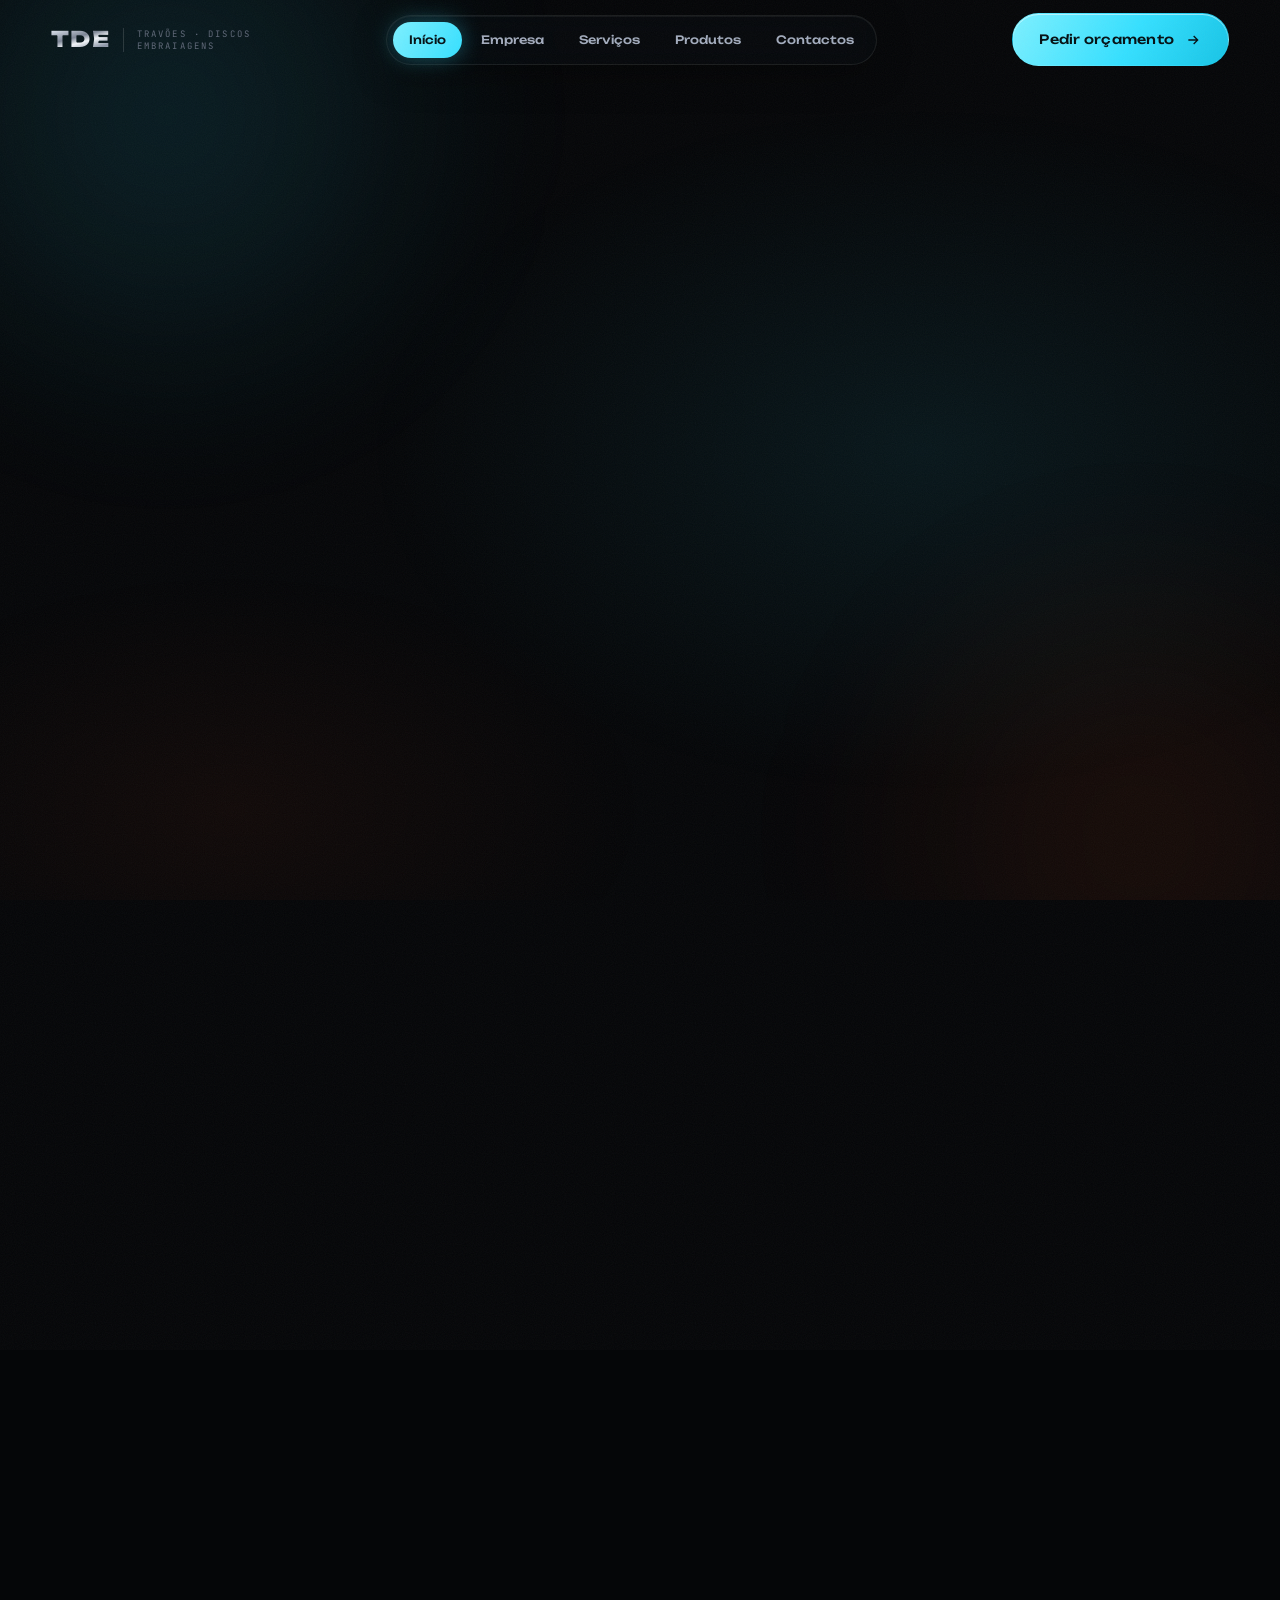
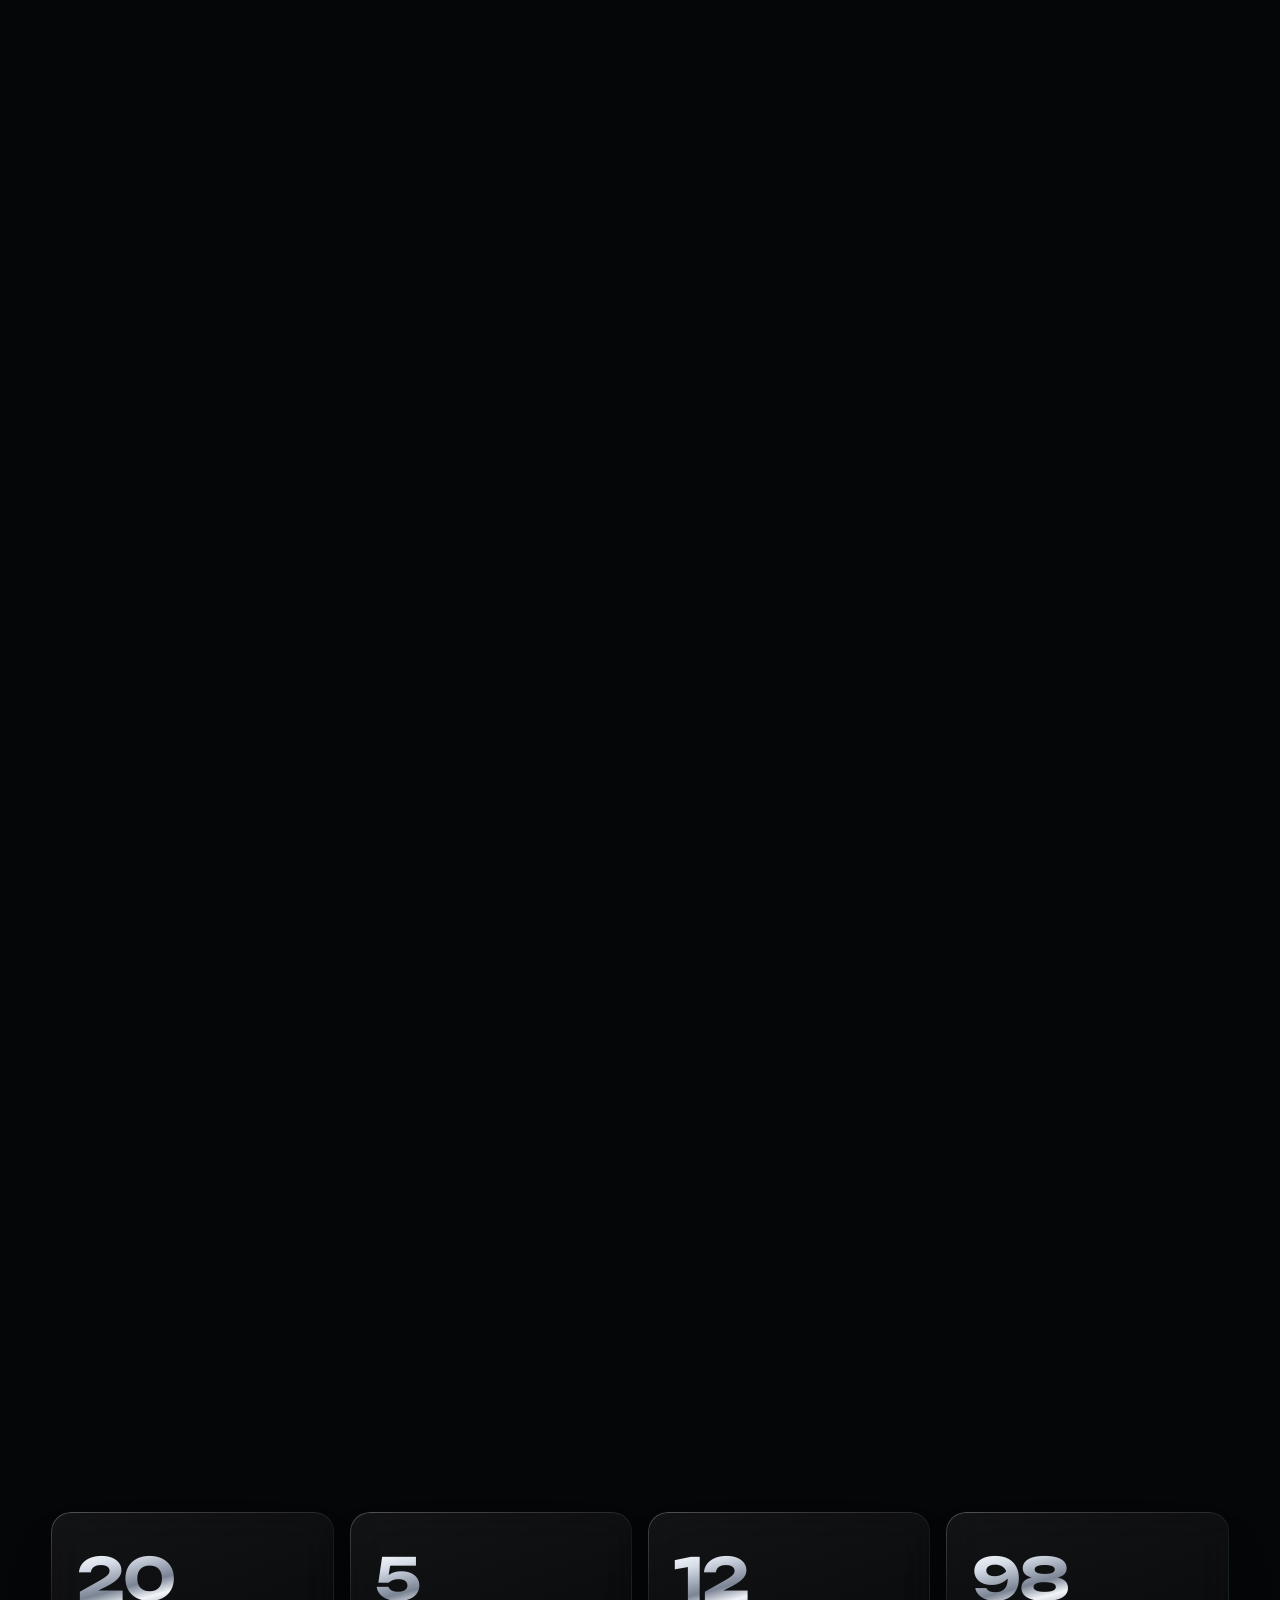
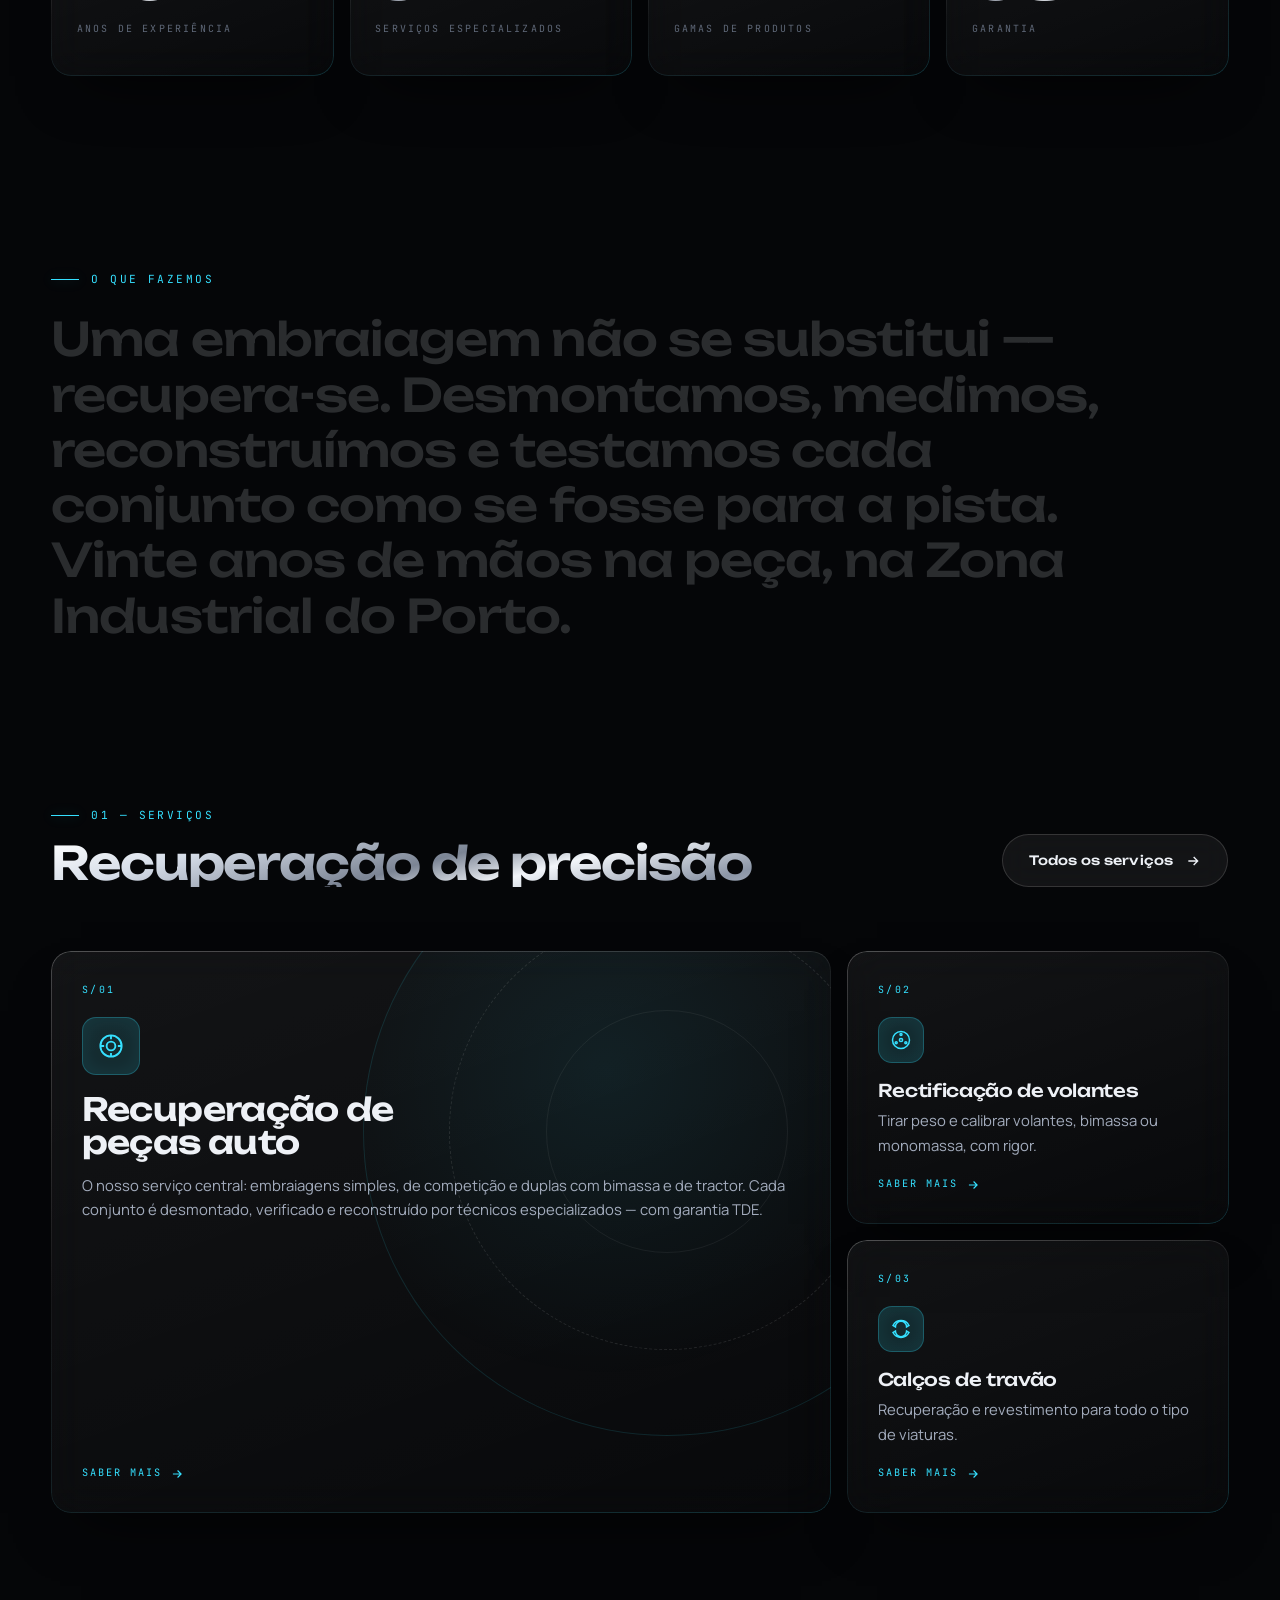
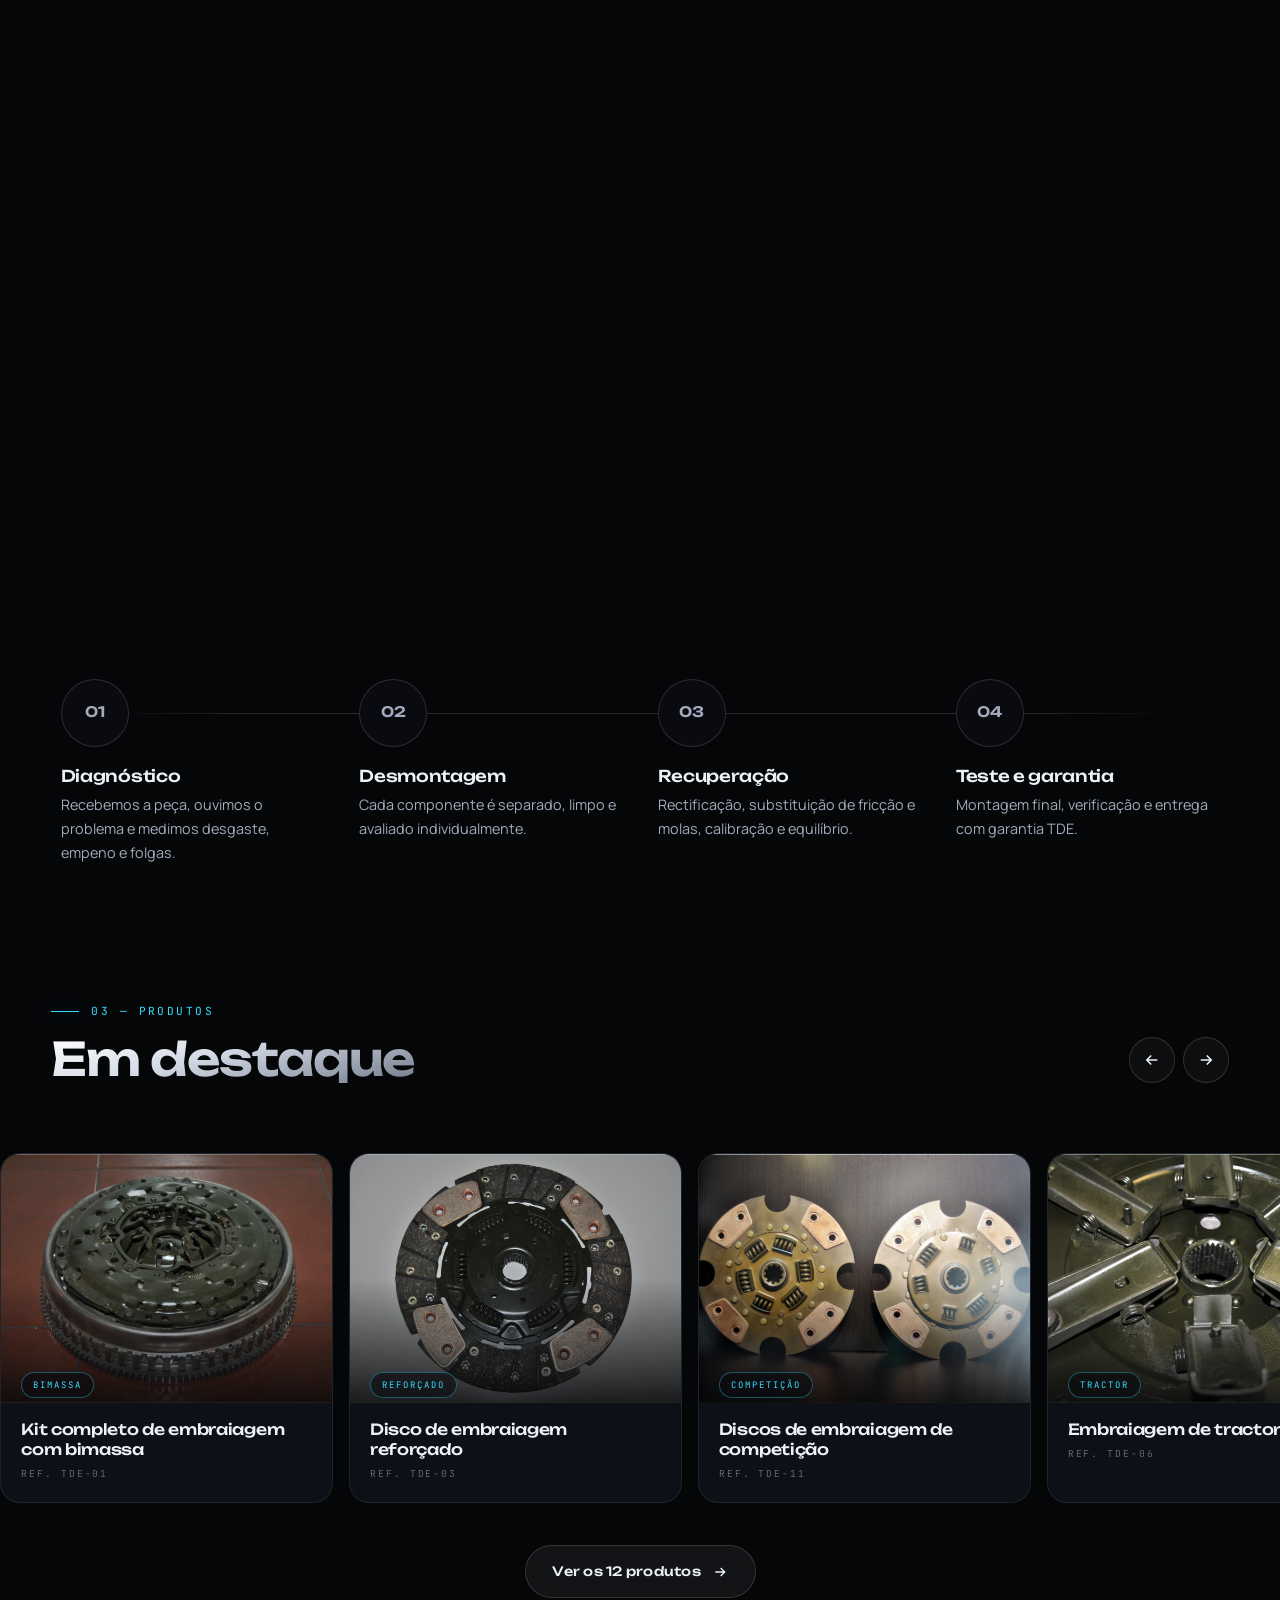
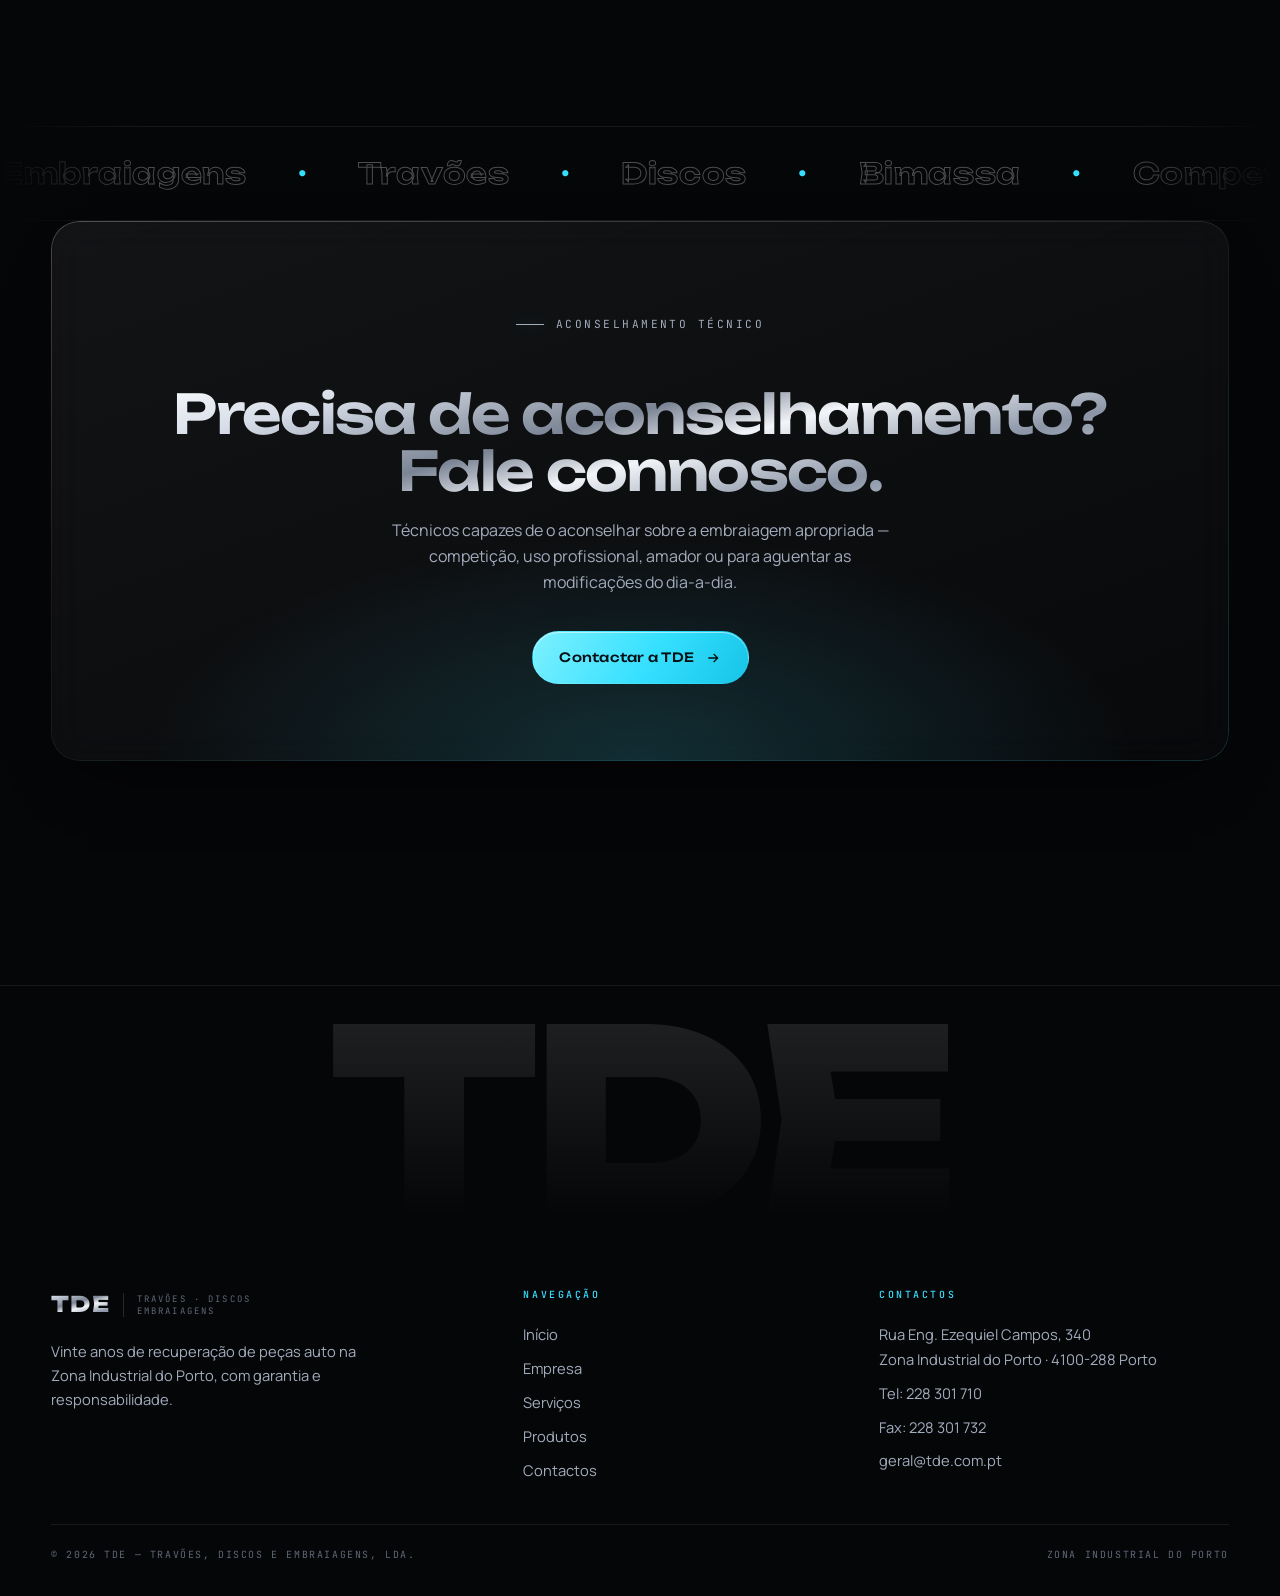
<file: index.html>
<!DOCTYPE html>
<html lang="pt-PT">
<head>
  <meta charset="UTF-8">
  <meta name="viewport" content="width=device-width, initial-scale=1.0">
  <title>TDE — Travões, Discos e Embraiagens, Lda. | Recuperação de Peças Auto no Porto</title>
  <meta name="description" content="A TDE Lda. tem 20 anos de experiência em recuperação de peças auto: embraiagens, volantes bimassa, travões, discos e tambores. Zona Industrial do Porto.">
  <meta name="theme-color" content="#050608">
  <link rel="preload" href="assets/fonts/unbounded-latin-700-normal.woff2" as="font" type="font/woff2" crossorigin>
  <link rel="preload" href="assets/fonts/manrope-latin-400-normal.woff2" as="font" type="font/woff2" crossorigin>
  <link rel="stylesheet" href="assets/css/style.css">
  <script type="importmap">
    { "imports": { "three": "./assets/vendor/three/three.module.js", "three/addons/": "./assets/vendor/three/addons/" } }
  </script>
</head>
<body>
  <div class="aurora" aria-hidden="true"></div>
  <div class="grain" aria-hidden="true"></div>

  <header class="site-header">
    <nav class="nav container" aria-label="Navegação principal">
      <a class="brand" href="index.html" aria-label="TDE — Início">
        <span class="brand-mark">TDE</span>
        <span class="brand-sub">Travões · Discos<br>Embraiagens</span>
      </a>
      <div class="nav-pill">
        <a href="index.html">Início</a>
        <a href="empresa.html">Empresa</a>
        <a href="servicos.html">Serviços</a>
        <a href="produtos.html">Produtos</a>
        <a href="contactos.html">Contactos</a>
      </div>
      <a class="btn btn-primary nav-cta" href="contactos.html">Pedir orçamento <svg class="arrow" viewBox="0 0 24 24" fill="none" stroke="currentColor" stroke-width="2"><path d="M5 12h14M13 6l6 6-6 6"/></svg></a>
      <button class="nav-toggle" aria-label="Abrir menu" aria-expanded="false"><span></span><span></span></button>
    </nav>
  </header>

  <main>

    <!-- ============ HERO: palco 3D (pin 520vh, coreografia por scroll) ============ -->
    <div class="hero-pin">
    <section class="hero" id="hero">
      <div class="hero-rings" aria-hidden="true"><i></i><i></i><i></i></div>
      <canvas id="clutch-canvas" data-clutch-mode="hero" aria-hidden="true"></canvas>

      <div class="hero-labels" aria-hidden="true">
        <div class="part-label" data-part="z3"><span class="leader"></span><span class="chip"><small>Z3 — Frente</small>Placa de Pressão — Race Pro 1000</span></div>
        <div class="part-label" data-part="z2"><span class="leader"></span><span class="chip"><small>Z2</small>Mola de Diafragma</span></div>
        <div class="part-label" data-part="z1"><span class="leader"></span><span class="chip"><small>Z1</small>Carcaça Cromada</span></div>
        <div class="part-label" data-part="z0"><span class="leader"></span><span class="chip"><small>Z0 — Base</small>Disco de Embraiagem</span></div>
      </div>

      <div class="container">
        <div class="hero-content">
          <p class="eyebrow reveal">Zona Industrial do Porto — desde há 20 anos</p>
          <h1 class="reveal" style="--rd:.1s">
            <span class="chrome-text chrome-text--shine">Embraiagens</span>
            <span class="l2">de competição</span>
          </h1>
          <p class="hero-tagline reveal" style="--rd:.2s">
            Recuperação de peças auto com rigor de oficina de competição. Resolvemos
            todos os problemas de embraiagem, bimassa ou monomassa do seu automóvel —
            com garantia e responsabilidade.
          </p>
          <div class="hero-ctas reveal" style="--rd:.3s">
            <a class="btn btn-primary" href="produtos.html">Ver produtos <svg class="arrow" viewBox="0 0 24 24" fill="none" stroke="currentColor" stroke-width="2"><path d="M5 12h14M13 6l6 6-6 6"/></svg></a>
            <a class="btn btn-ghost" href="servicos.html">Os nossos serviços</a>
            <button class="explode-toggle" id="explode-toggle" type="button"><span class="dot" aria-hidden="true"></span><span class="txt">Desmontar</span></button>
          </div>
        </div>
      </div>

      <aside class="hero-hud" aria-hidden="true">
        <div class="hud-stages">
          <span class="on"><b>00</b>Intro</span>
          <span><b>01</b>Vista 360º</span>
          <span><b>02</b>Desmontagem</span>
          <span><b>03</b>Montagem</span>
        </div>
        <div class="hud-read">
          <span>ROT <em data-read="rot">000°</em></span>
          <span>EXP <em data-read="exp">000%</em></span>
        </div>
      </aside>

      <div class="hero-caption" aria-hidden="true">
        <span class="mono">01 — Vista 360º</span>
        <p>Arraste para rodar. Cada peça é modelada em 3D real.</p>
      </div>

      <div class="hero-scroll-hint" aria-hidden="true"><span class="wheel"></span><span>Role para explorar</span></div>
    </section>
    </div><!-- /hero-pin -->

    
    <section class="stats">
      <div class="container stats-grid" data-stagger>
        <div class="stat glass reveal"><div class="num chrome-text" data-count="20" data-suffix="+">0</div><div class="lbl">Anos de experiência</div></div>
        <div class="stat glass reveal"><div class="num chrome-text" data-count="5" data-suffix="">0</div><div class="lbl">Serviços especializados</div></div>
        <div class="stat glass reveal"><div class="num chrome-text" data-count="12" data-suffix="+">0</div><div class="lbl">Gamas de produtos</div></div>
        <div class="stat glass reveal"><div class="num chrome-text" data-count="100" data-suffix="%">0</div><div class="lbl">Garantia</div></div>
      </div>
    </section>


    <!-- ============ MANIFESTO ============ -->
    <section class="manifesto">
      <div class="container">
        <p class="eyebrow reveal">O que fazemos</p>
        <p class="word-reveal">Uma embraiagem não se substitui — *recupera-se. Desmontamos, medimos, reconstruímos e testamos cada conjunto como se fosse para a *pista. Vinte anos de mãos na peça, na Zona Industrial do *Porto.</p>
      </div>
    </section>

    <!-- ============ SERVIÇOS (BENTO) ============ -->
    <section class="section section--tight">
      <div class="container">
        <div class="section-head section-head--split reveal">
          <div>
            <p class="eyebrow">01 — Serviços</p>
            <h2 class="h-lg chrome-text" style="margin-top:.9rem">Recuperação de precisão</h2>
          </div>
          <a class="btn btn-ghost" href="servicos.html">Todos os serviços <svg class="arrow" viewBox="0 0 24 24" fill="none" stroke="currentColor" stroke-width="2"><path d="M5 12h14M13 6l6 6-6 6"/></svg></a>
        </div>
        <div class="bento" data-stagger>
          <article class="tile tile--featured glass span-8 row-2 reveal">
            <div class="tile-ring" aria-hidden="true"></div>
            <span class="idx">S/01</span>
            <div class="icon" aria-hidden="true"><svg viewBox="0 0 24 24" fill="none" stroke="currentColor" stroke-width="1.5"><circle cx="12" cy="12" r="8.5"/><circle cx="12" cy="12" r="3.5"/><path d="M12 3.5v3M12 17.5v3M3.5 12h3M17.5 12h3"/></svg></div>
            <h3 class="big">Recuperação de peças auto</h3>
            <p>O nosso serviço central: embraiagens simples, de competição e duplas com bimassa e de tractor. Cada conjunto é desmontado, verificado e reconstruído por técnicos especializados — com garantia TDE.</p>
            <a class="link" href="servicos.html">Saber mais <svg viewBox="0 0 24 24" fill="none" stroke="currentColor" stroke-width="2"><path d="M5 12h14M13 6l6 6-6 6"/></svg></a>
          </article>
          <article class="tile glass reveal">
            <span class="idx">S/02</span>
            <div class="icon" aria-hidden="true"><svg viewBox="0 0 24 24" fill="none" stroke="currentColor" stroke-width="1.5"><circle cx="12" cy="12" r="8.5"/><circle cx="12" cy="12" r="1.6"/><circle cx="12" cy="6.4" r="1"/><circle cx="16.8" cy="14.8" r="1"/><circle cx="7.2" cy="14.8" r="1"/></svg></div>
            <h3>Rectificação de volantes</h3>
            <p>Tirar peso e calibrar volantes, bimassa ou monomassa, com rigor.</p>
            <a class="link" href="servicos.html">Saber mais <svg viewBox="0 0 24 24" fill="none" stroke="currentColor" stroke-width="2"><path d="M5 12h14M13 6l6 6-6 6"/></svg></a>
          </article>
          <article class="tile glass tile--ember reveal">
            <span class="idx">S/03</span>
            <div class="icon" aria-hidden="true"><svg viewBox="0 0 24 24" fill="none" stroke="currentColor" stroke-width="1.5"><path d="M4 8.5A9 9 0 0 1 20 8.5l-2.4 1.4a5.6 5.6 0 0 0-11.2 0L4 8.5z"/><path d="M4 15.5A9 9 0 0 0 20 15.5l-2.4-1.4a5.6 5.6 0 0 1-11.2 0L4 15.5z"/></svg></div>
            <h3>Calços de travão</h3>
            <p>Recuperação e revestimento para todo o tipo de viaturas.</p>
            <a class="link" href="servicos.html">Saber mais <svg viewBox="0 0 24 24" fill="none" stroke="currentColor" stroke-width="2"><path d="M5 12h14M13 6l6 6-6 6"/></svg></a>
          </article>
          <article class="tile glass tile--ember reveal">
            <span class="idx">S/04</span>
            <div class="icon" aria-hidden="true"><svg viewBox="0 0 24 24" fill="none" stroke="currentColor" stroke-width="1.5"><path d="M3 14c4-8 14-8 18 0"/><path d="M5 14h14M7 17h10" stroke-linecap="round"/></svg></div>
            <h3>Cintas de travão</h3>
            <p>Vulcanização de cintas de travão e peças de fricção.</p>
            <a class="link" href="servicos.html">Saber mais <svg viewBox="0 0 24 24" fill="none" stroke="currentColor" stroke-width="2"><path d="M5 12h14M13 6l6 6-6 6"/></svg></a>
          </article>
          <article class="tile glass span-8 reveal">
            <span class="idx">S/05</span>
            <div class="icon" aria-hidden="true"><svg viewBox="0 0 24 24" fill="none" stroke="currentColor" stroke-width="1.5"><circle cx="12" cy="12" r="8.5"/><path d="M12 5.5v13M5.5 12h13M7.4 7.4l9.2 9.2M16.6 7.4l-9.2 9.2"/></svg></div>
            <h3>Rectificação de discos e tambores de travão</h3>
            <p>Corrigimos riscos, empenos e espessuras irregulares dentro das tolerâncias do fabricante. Quando já não é seguro rectificar, dizemos-lhe — e aconselhamos a substituição.</p>
            <a class="link" href="servicos.html">Saber mais <svg viewBox="0 0 24 24" fill="none" stroke="currentColor" stroke-width="2"><path d="M5 12h14M13 6l6 6-6 6"/></svg></a>
          </article>
        </div>
      </div>
    </section>

    <!-- ============ PROCESSO ============ -->
    <section class="section">
      <div class="container">
        <div class="section-head reveal">
          <p class="eyebrow">02 — Como trabalhamos</p>
          <h2 class="h-lg chrome-text">Da bancada à estrada</h2>
          <p class="lead">Quatro passos, sempre os mesmos — seja um kit de competição ou a embraiagem de um utilitário.</p>
        </div>
        <div class="process" data-stagger>
          <div class="step reveal"><div class="no">01</div><h3>Diagnóstico</h3><p>Recebemos a peça, ouvimos o problema e medimos desgaste, empeno e folgas.</p></div>
          <div class="step reveal"><div class="no">02</div><h3>Desmontagem</h3><p>Cada componente é separado, limpo e avaliado individualmente.</p></div>
          <div class="step reveal"><div class="no">03</div><h3>Recuperação</h3><p>Rectificação, substituição de fricção e molas, calibração e equilíbrio.</p></div>
          <div class="step reveal"><div class="no">04</div><h3>Teste e garantia</h3><p>Montagem final, verificação e entrega com garantia TDE.</p></div>
        </div>
      </div>
    </section>

    <!-- ============ PRODUTOS (CARRIL) ============ -->
    <section class="section section--tight" data-rail>
      <div class="container">
        <div class="section-head section-head--split reveal">
          <div>
            <p class="eyebrow">03 — Produtos</p>
            <h2 class="h-lg chrome-text" style="margin-top:.9rem">Em destaque</h2>
          </div>
          <div class="rail-nav">
            <button type="button" data-rail-prev aria-label="Anterior"><svg viewBox="0 0 24 24" fill="none" stroke="currentColor" stroke-width="2"><path d="M19 12H5M11 6l-6 6 6 6"/></svg></button>
            <button type="button" data-rail-next aria-label="Seguinte"><svg viewBox="0 0 24 24" fill="none" stroke="currentColor" stroke-width="2"><path d="M5 12h14M13 6l6 6-6 6"/></svg></button>
          </div>
        </div>
        <div class="rail" data-stagger>
          <a class="product-card reveal" href="produtos.html">
            <div class="product-media"><img src="assets/img/produtos/foto01_xl.jpg" alt="Kit completo de embraiagem com bimassa" loading="lazy" width="650" height="466"></div>
            <div class="product-body"><span class="tag">Bimassa</span><h3>Kit completo de embraiagem com bimassa</h3><p class="ref">REF. TDE-01</p></div>
          </a>
          <a class="product-card reveal" href="produtos.html">
            <div class="product-media"><img src="assets/img/produtos/foto03_xl.jpg" alt="Disco de embraiagem reforçado" loading="lazy" width="650" height="466"></div>
            <div class="product-body"><span class="tag">Reforçado</span><h3>Disco de embraiagem reforçado</h3><p class="ref">REF. TDE-03</p></div>
          </a>
          <a class="product-card reveal" href="produtos.html">
            <div class="product-media"><img src="assets/img/produtos/foto11_xl.jpg" alt="Discos de embraiagem de competição" loading="lazy" width="650" height="466"></div>
            <div class="product-body"><span class="tag">Competição</span><h3>Discos de embraiagem de competição</h3><p class="ref">REF. TDE-11</p></div>
          </a>
          <a class="product-card reveal" href="produtos.html">
            <div class="product-media"><img src="assets/img/produtos/foto06_xl.jpg" alt="Embraiagem de tractor" loading="lazy" width="650" height="466"></div>
            <div class="product-body"><span class="tag">Tractor</span><h3>Embraiagem de tractor</h3><p class="ref">REF. TDE-06</p></div>
          </a>
          <a class="product-card reveal" href="produtos.html">
            <div class="product-media"><img src="assets/img/produtos/foto09_xl.jpg" alt="Pastilhas sinterizadas" loading="lazy" width="650" height="466"></div>
            <div class="product-body"><span class="tag">Travões</span><h3>Pastilhas sinterizadas</h3><p class="ref">REF. TDE-09</p></div>
          </a>
          <a class="product-card reveal" href="produtos.html">
            <div class="product-media"><img src="assets/img/produtos/foto10_xl.jpg" alt="Volante de motor bimassa em recuperação" loading="lazy" width="650" height="466"></div>
            <div class="product-body"><span class="tag">Bimassa</span><h3>Volante de motor bimassa em recuperação</h3><p class="ref">REF. TDE-10</p></div>
          </a>
        </div>
        <div class="reveal" style="text-align:center;margin-top:1rem">
          <a class="btn btn-ghost" href="produtos.html">Ver os 12 produtos <svg class="arrow" viewBox="0 0 24 24" fill="none" stroke="currentColor" stroke-width="2"><path d="M5 12h14M13 6l6 6-6 6"/></svg></a>
        </div>
      </div>
    </section>

    <!-- ============ MARQUEE ============ -->
    <div class="marquee" aria-hidden="true">
      <div class="marquee-track">
        <span>Embraiagens</span><span class="dot">·</span><span>Travões</span><span class="dot">·</span><span>Discos</span><span class="dot">·</span><span>Bimassa</span><span class="dot">·</span><span>Competição</span><span class="dot">·</span><span>Tractor</span><span class="dot">·</span>
        <span>Embraiagens</span><span class="dot">·</span><span>Travões</span><span class="dot">·</span><span>Discos</span><span class="dot">·</span><span>Bimassa</span><span class="dot">·</span><span>Competição</span><span class="dot">·</span><span>Tractor</span><span class="dot">·</span>
      </div>
    </div>

    
    <section class="section section--tight">
      <div class="container">
        <div class="cta glass reveal reveal--scale">
          <p class="eyebrow">Aconselhamento técnico</p>
          <h2 class="chrome-text">Precisa de aconselhamento?<br>Fale connosco.</h2>
          <p>Técnicos capazes de o aconselhar sobre a embraiagem apropriada — competição, uso profissional, amador ou para aguentar as modificações do dia-a-dia.</p>
          <a class="btn btn-primary" href="contactos.html">Contactar a TDE <svg class="arrow" viewBox="0 0 24 24" fill="none" stroke="currentColor" stroke-width="2"><path d="M5 12h14M13 6l6 6-6 6"/></svg></a>
        </div>
      </div>
    </section>

  </main>

  <footer class="site-footer">
    <div class="footer-big" aria-hidden="true">TDE</div>
    <div class="container footer-grid">
      <div>
        <a class="brand" href="index.html"><span class="brand-mark">TDE</span><span class="brand-sub">Travões · Discos<br>Embraiagens</span></a>
        <p>Vinte anos de recuperação de peças auto na Zona Industrial do Porto, com garantia e responsabilidade.</p>
      </div>
      <div class="footer-col">
        <h4>Navegação</h4>
        <ul>
          <li><a href="index.html">Início</a></li>
          <li><a href="empresa.html">Empresa</a></li>
          <li><a href="servicos.html">Serviços</a></li>
          <li><a href="produtos.html">Produtos</a></li>
          <li><a href="contactos.html">Contactos</a></li>
        </ul>
      </div>
      <div class="footer-col">
        <h4>Contactos</h4>
        <ul>
          <li>Rua Eng. Ezequiel Campos, 340<br>Zona Industrial do Porto · 4100-288 Porto</li>
          <li><a href="tel:+351228301710">Tel: 228 301 710</a></li>
          <li>Fax: 228 301 732</li>
          <li><a href="mailto:geral@tde.com.pt">geral@tde.com.pt</a></li>
        </ul>
      </div>
    </div>
    <div class="container footer-bottom">
      <span>© 2026 TDE — Travões, Discos e Embraiagens, Lda.</span>
      <span>Zona Industrial do Porto</span>
    </div>
  </footer>

  <script src="assets/js/main.js" defer></script>
  <script type="module" src="assets/js/clutch.js"></script>
</body>
</html>
</file>
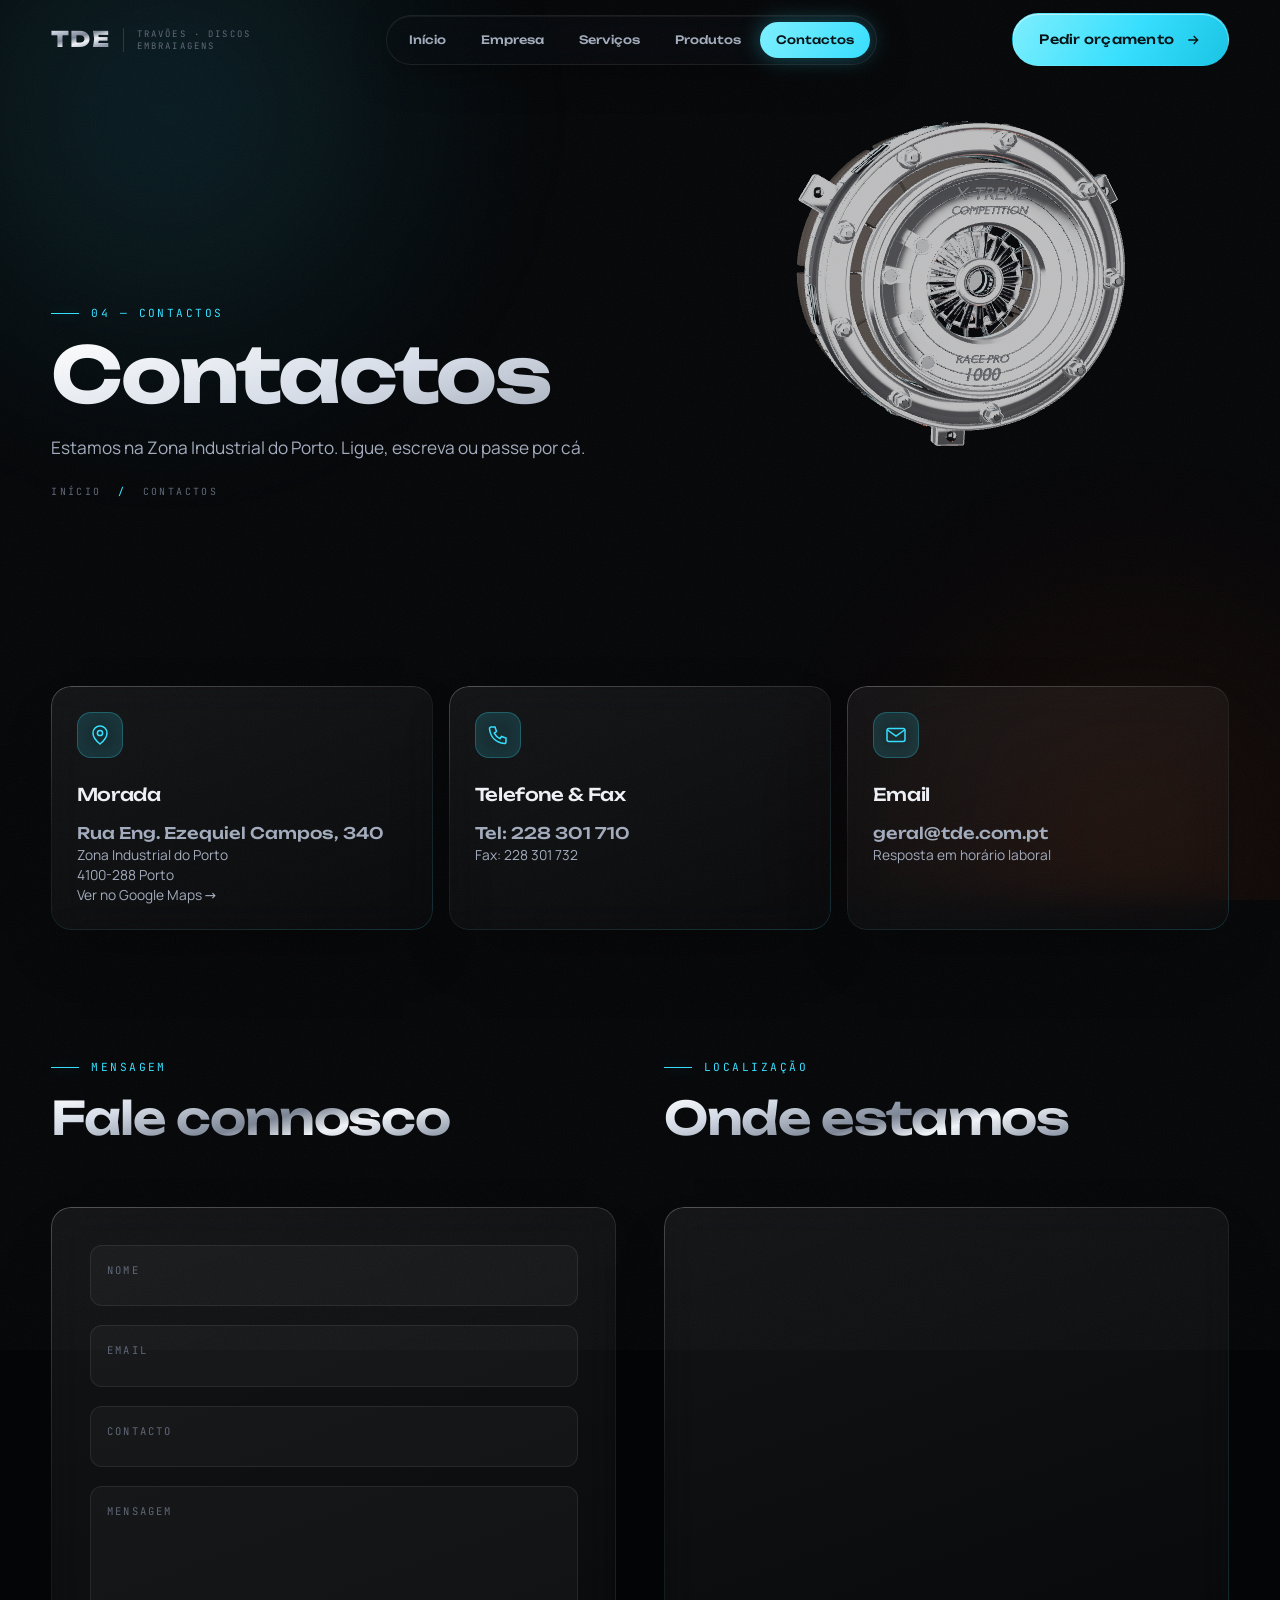
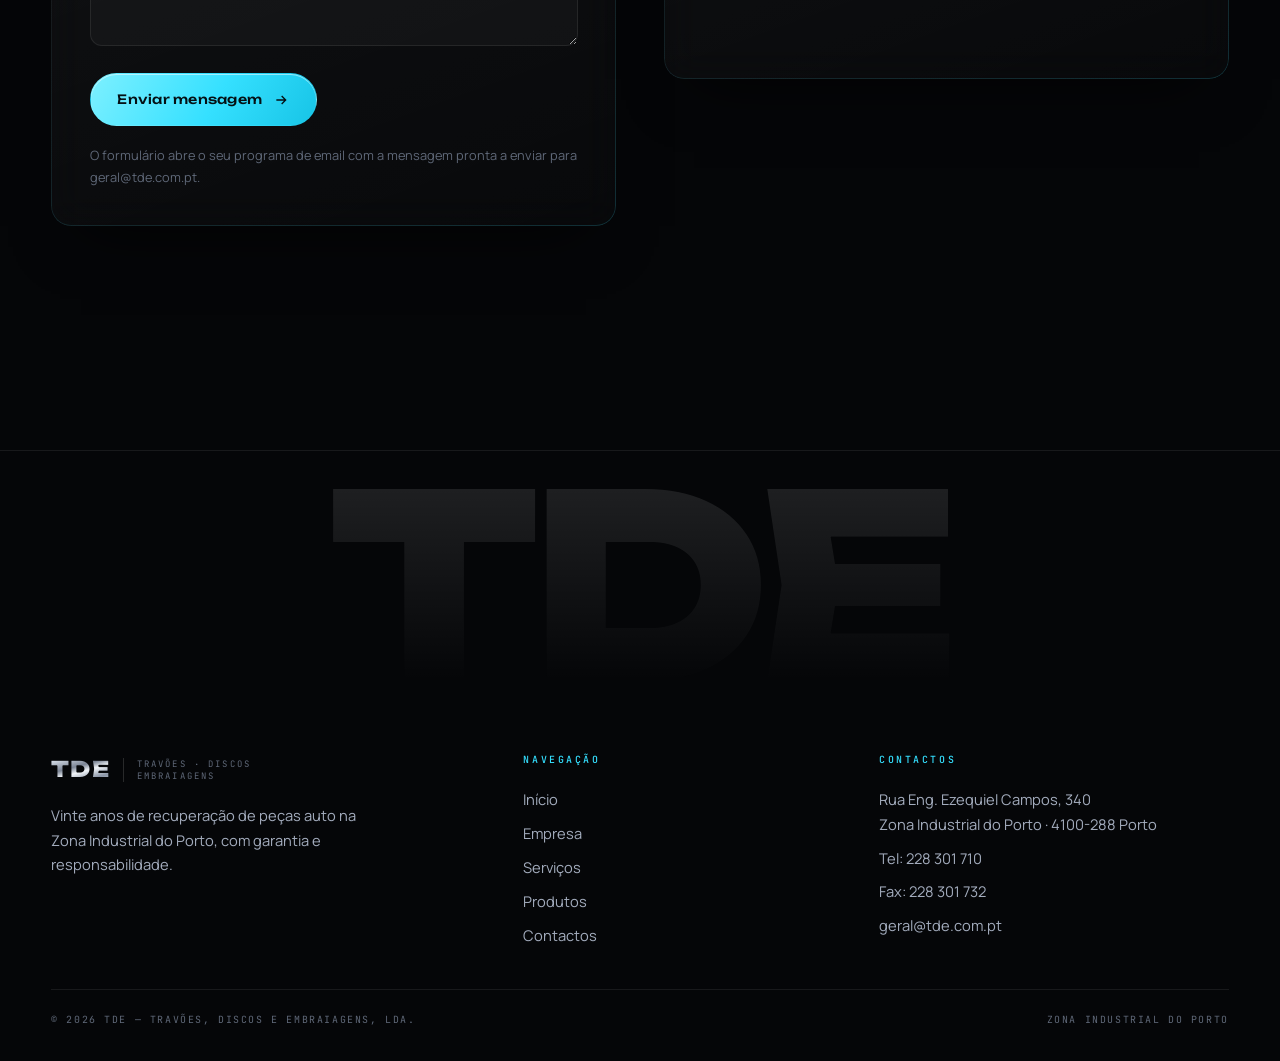
<file: contactos.html>
<!DOCTYPE html>
<html lang="pt-PT">
<head>
  <meta charset="UTF-8">
  <meta name="viewport" content="width=device-width, initial-scale=1.0">
  <title>Contactos | TDE — Travões, Discos e Embraiagens, Lda.</title>
  <meta name="description" content="Contacte a TDE: Rua Eng. Ezequiel Campos, 340, Zona Industrial do Porto. Tel. 228 301 710 · geral@tde.com.pt">
  <meta name="theme-color" content="#050608">
  <link rel="preload" href="assets/fonts/unbounded-latin-700-normal.woff2" as="font" type="font/woff2" crossorigin>
  <link rel="preload" href="assets/fonts/manrope-latin-400-normal.woff2" as="font" type="font/woff2" crossorigin>
  <link rel="stylesheet" href="assets/css/style.css">
  <script type="importmap">
    { "imports": { "three": "./assets/vendor/three/three.module.js", "three/addons/": "./assets/vendor/three/addons/" } }
  </script>
</head>
<body>
  <div class="aurora" aria-hidden="true"></div>
  <div class="grain" aria-hidden="true"></div>

  <header class="site-header">
    <nav class="nav container" aria-label="Navegação principal">
      <a class="brand" href="index.html" aria-label="TDE — Início">
        <span class="brand-mark">TDE</span>
        <span class="brand-sub">Travões · Discos<br>Embraiagens</span>
      </a>
      <div class="nav-pill">
        <a href="index.html">Início</a>
        <a href="empresa.html">Empresa</a>
        <a href="servicos.html">Serviços</a>
        <a href="produtos.html">Produtos</a>
        <a href="contactos.html">Contactos</a>
      </div>
      <a class="btn btn-primary nav-cta" href="contactos.html">Pedir orçamento <svg class="arrow" viewBox="0 0 24 24" fill="none" stroke="currentColor" stroke-width="2"><path d="M5 12h14M13 6l6 6-6 6"/></svg></a>
      <button class="nav-toggle" aria-label="Abrir menu" aria-expanded="false"><span></span><span></span></button>
    </nav>
  </header>

  <main>

    <section class="page-header">
      <canvas class="ambient-canvas" data-clutch-mode="ambient" aria-hidden="true"></canvas>
      <div class="container ph-content">
        <p class="eyebrow reveal">04 — Contactos</p>
        <h1 class="chrome-text chrome-text--shine reveal" style="--rd:.08s">Contactos</h1>
        <p class="lead reveal" style="--rd:.16s">Estamos na Zona Industrial do Porto. Ligue, escreva ou passe por cá.</p>
        <p class="crumbs reveal" style="--rd:.24s">Início <b>/</b> Contactos</p>
      </div>
    </section>

    <section class="section">
      <div class="container contact-grid" data-stagger>
        <article class="contact-card glass tile reveal">
          <div class="icon" style="margin-top:0" aria-hidden="true"><svg viewBox="0 0 24 24" fill="none" stroke="currentColor" stroke-width="1.5"><path d="M12 21s-7-5.6-7-11a7 7 0 0 1 14 0c0 5.4-7 11-7 11z"/><circle cx="12" cy="10" r="2.6"/></svg></div>
          <h3>Morada</h3>
          <p class="value">Rua Eng. Ezequiel Campos, 340<small>Zona Industrial do Porto</small><small>4100-288 Porto</small><small><a href="https://maps.app.goo.gl/MqHKvqV9vumCnMSS6" target="_blank" rel="noopener">Ver no Google Maps →</a></small></p>
        </article>
        <article class="contact-card glass tile reveal">
          <div class="icon" style="margin-top:0" aria-hidden="true"><svg viewBox="0 0 24 24" fill="none" stroke="currentColor" stroke-width="1.5"><path d="M5 4h4l1.5 4.5-2.2 1.6a12.5 12.5 0 0 0 5.6 5.6l1.6-2.2L20 15v4a1.5 1.5 0 0 1-1.6 1.5C9.9 19.6 4.4 14.1 3.5 5.6A1.5 1.5 0 0 1 5 4z"/></svg></div>
          <h3>Telefone &amp; Fax</h3>
          <p class="value"><a href="tel:+351228301710">Tel: 228 301 710</a><small>Fax: 228 301 732</small></p>
        </article>
        <article class="contact-card glass tile reveal">
          <div class="icon" style="margin-top:0" aria-hidden="true"><svg viewBox="0 0 24 24" fill="none" stroke="currentColor" stroke-width="1.5"><rect x="3" y="5.5" width="18" height="13" rx="2"/><path d="M3.5 7l8.5 6 8.5-6"/></svg></div>
          <h3>Email</h3>
          <p class="value"><a href="mailto:geral@tde.com.pt">geral@tde.com.pt</a><small>Resposta em horário laboral</small></p>
        </article>
      </div>
    </section>

    <section class="section section--tight">
      <div class="container contact-split">
        <div>
          <div class="section-head reveal">
            <p class="eyebrow">Mensagem</p>
            <h2 class="h-lg chrome-text">Fale connosco</h2>
          </div>
          <form id="contact-form" class="form glass reveal" novalidate>
            <div class="field"><input type="text" id="nome" name="nome" placeholder=" " required autocomplete="name"><label for="nome">Nome</label></div>
            <div class="field"><input type="email" id="email" name="email" placeholder=" " required autocomplete="email"><label for="email">Email</label></div>
            <div class="field"><input type="tel" id="contacto" name="contacto" placeholder=" " autocomplete="tel"><label for="contacto">Contacto</label></div>
            <div class="field"><textarea id="mensagem" name="mensagem" placeholder=" " required></textarea><label for="mensagem">Mensagem</label></div>
            <div><button class="btn btn-primary" type="submit">Enviar mensagem <svg class="arrow" viewBox="0 0 24 24" fill="none" stroke="currentColor" stroke-width="2"><path d="M5 12h14M13 6l6 6-6 6"/></svg></button></div>
            <p class="form-note">O formulário abre o seu programa de email com a mensagem pronta a enviar para geral@tde.com.pt.</p>
          </form>
        </div>
        <div class="reveal" style="--rd:.1s">
          <div class="section-head">
            <p class="eyebrow">Localização</p>
            <h2 class="h-lg chrome-text">Onde estamos</h2>
          </div>
          <div class="map-frame glass">
            <iframe title="Mapa — TDE, Zona Industrial do Porto" src="https://www.google.com/maps?q=41.1724618,-8.6517993&z=17&output=embed" loading="lazy" referrerpolicy="no-referrer-when-downgrade" allowfullscreen></iframe>
          </div>
        </div>
      </div>
    </section>
  </main>

  <footer class="site-footer">
    <div class="footer-big" aria-hidden="true">TDE</div>
    <div class="container footer-grid">
      <div>
        <a class="brand" href="index.html"><span class="brand-mark">TDE</span><span class="brand-sub">Travões · Discos<br>Embraiagens</span></a>
        <p>Vinte anos de recuperação de peças auto na Zona Industrial do Porto, com garantia e responsabilidade.</p>
      </div>
      <div class="footer-col">
        <h4>Navegação</h4>
        <ul>
          <li><a href="index.html">Início</a></li>
          <li><a href="empresa.html">Empresa</a></li>
          <li><a href="servicos.html">Serviços</a></li>
          <li><a href="produtos.html">Produtos</a></li>
          <li><a href="contactos.html">Contactos</a></li>
        </ul>
      </div>
      <div class="footer-col">
        <h4>Contactos</h4>
        <ul>
          <li>Rua Eng. Ezequiel Campos, 340<br>Zona Industrial do Porto · 4100-288 Porto</li>
          <li><a href="tel:+351228301710">Tel: 228 301 710</a></li>
          <li>Fax: 228 301 732</li>
          <li><a href="mailto:geral@tde.com.pt">geral@tde.com.pt</a></li>
        </ul>
      </div>
    </div>
    <div class="container footer-bottom">
      <span>© 2026 TDE — Travões, Discos e Embraiagens, Lda.</span>
      <span>Zona Industrial do Porto</span>
    </div>
  </footer>

  <script src="assets/js/main.js" defer></script>
  <script type="module" src="assets/js/clutch.js"></script>
</body>
</html>
</file>
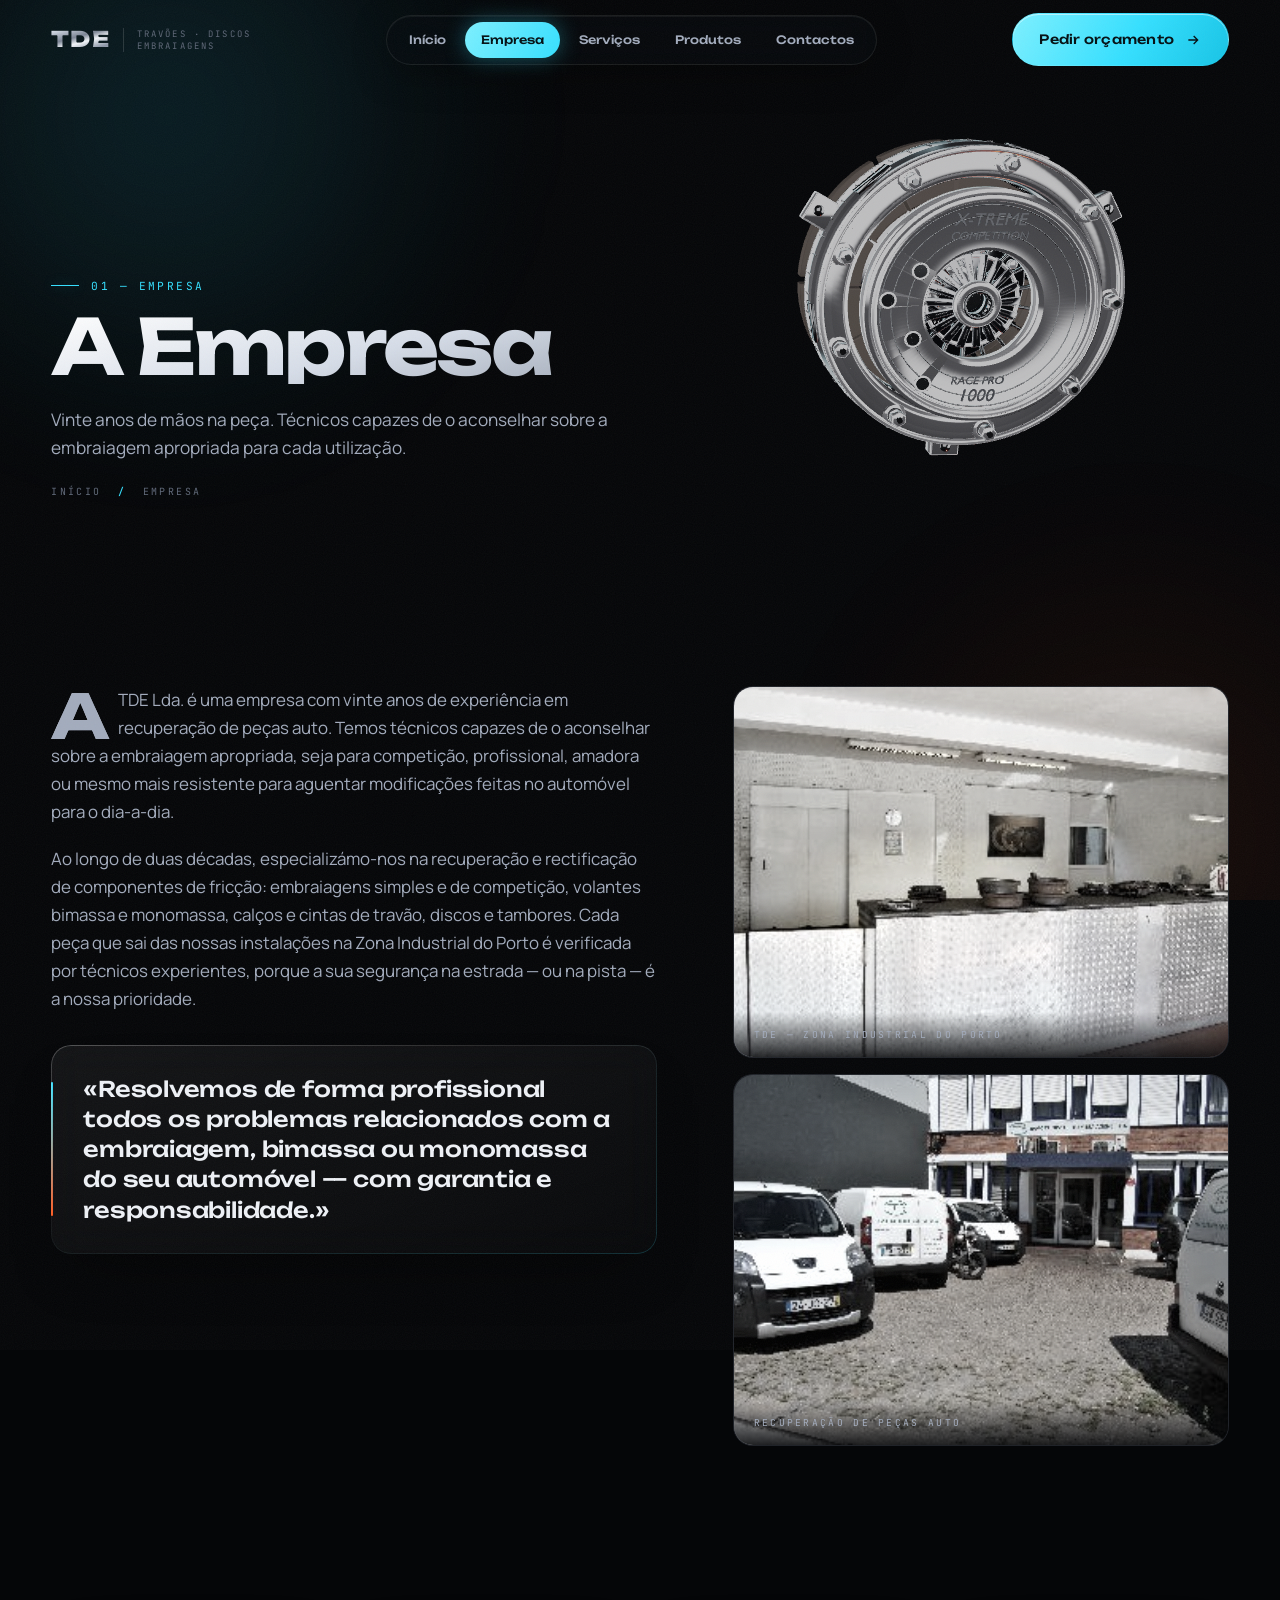
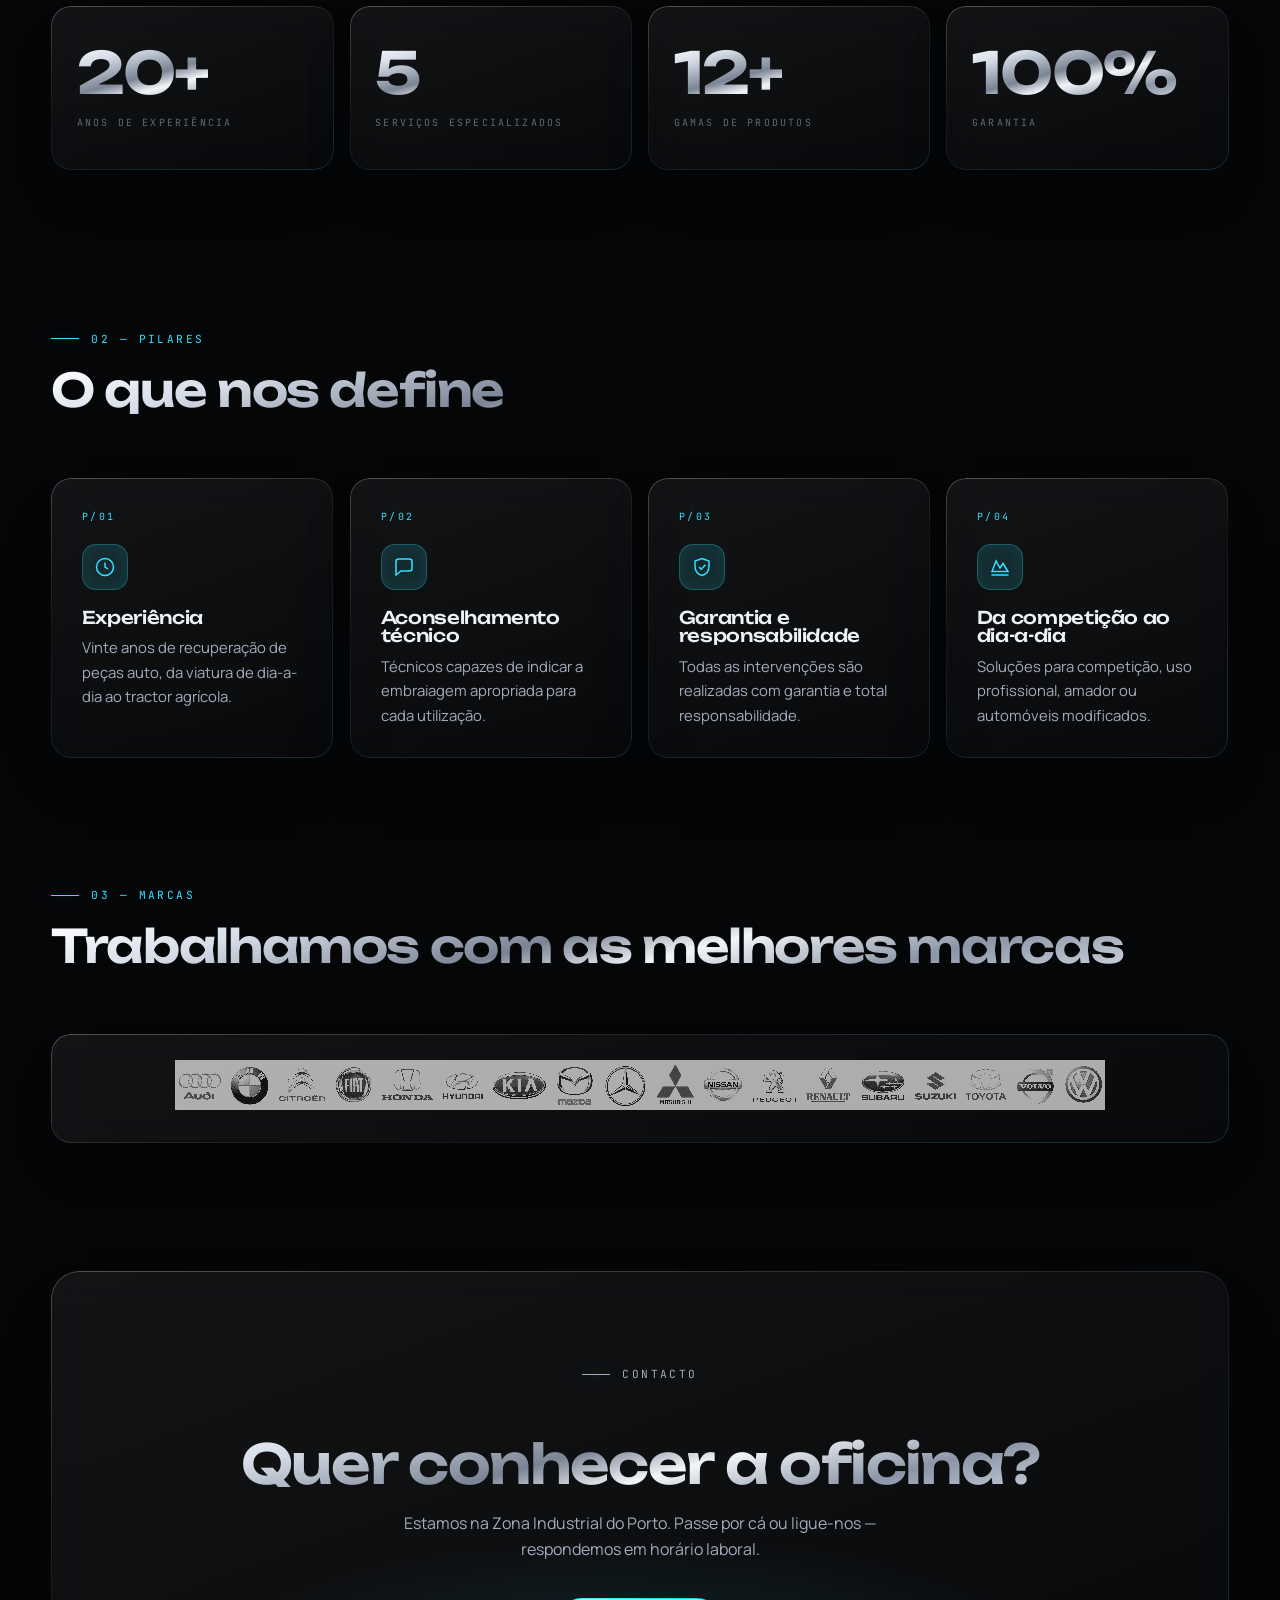
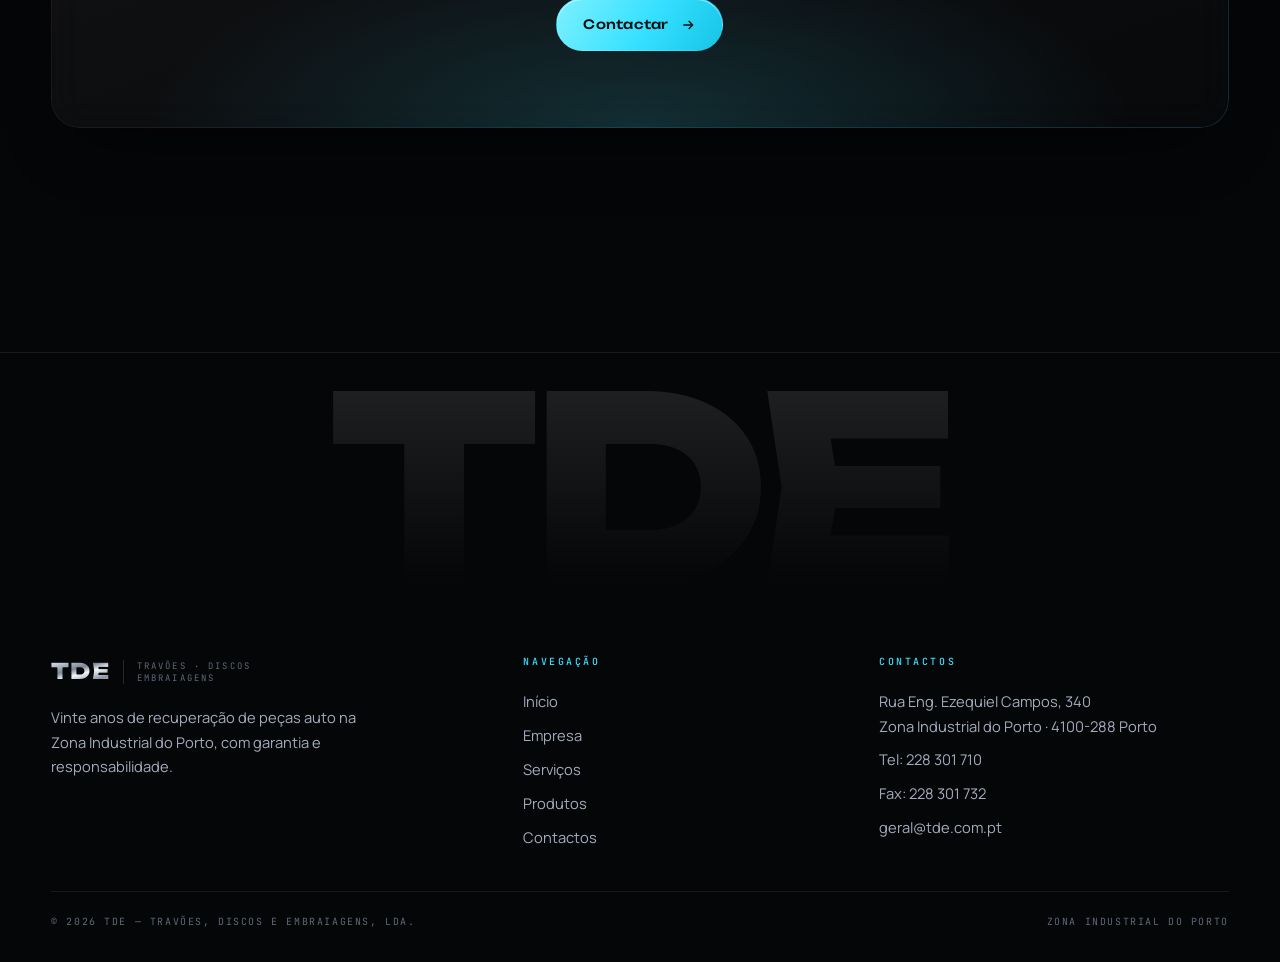
<file: empresa.html>
<!DOCTYPE html>
<html lang="pt-PT">
<head>
  <meta charset="UTF-8">
  <meta name="viewport" content="width=device-width, initial-scale=1.0">
  <title>A Empresa | TDE — Travões, Discos e Embraiagens, Lda.</title>
  <meta name="description" content="Vinte anos de recuperação de peças auto na Zona Industrial do Porto. Técnicos especializados, garantia e responsabilidade.">
  <meta name="theme-color" content="#050608">
  <link rel="preload" href="assets/fonts/unbounded-latin-700-normal.woff2" as="font" type="font/woff2" crossorigin>
  <link rel="preload" href="assets/fonts/manrope-latin-400-normal.woff2" as="font" type="font/woff2" crossorigin>
  <link rel="stylesheet" href="assets/css/style.css">
  <script type="importmap">
    { "imports": { "three": "./assets/vendor/three/three.module.js", "three/addons/": "./assets/vendor/three/addons/" } }
  </script>
</head>
<body>
  <div class="aurora" aria-hidden="true"></div>
  <div class="grain" aria-hidden="true"></div>

  <header class="site-header">
    <nav class="nav container" aria-label="Navegação principal">
      <a class="brand" href="index.html" aria-label="TDE — Início">
        <span class="brand-mark">TDE</span>
        <span class="brand-sub">Travões · Discos<br>Embraiagens</span>
      </a>
      <div class="nav-pill">
        <a href="index.html">Início</a>
        <a href="empresa.html">Empresa</a>
        <a href="servicos.html">Serviços</a>
        <a href="produtos.html">Produtos</a>
        <a href="contactos.html">Contactos</a>
      </div>
      <a class="btn btn-primary nav-cta" href="contactos.html">Pedir orçamento <svg class="arrow" viewBox="0 0 24 24" fill="none" stroke="currentColor" stroke-width="2"><path d="M5 12h14M13 6l6 6-6 6"/></svg></a>
      <button class="nav-toggle" aria-label="Abrir menu" aria-expanded="false"><span></span><span></span></button>
    </nav>
  </header>

  <main>

    <section class="page-header">
      <canvas class="ambient-canvas" data-clutch-mode="ambient" aria-hidden="true"></canvas>
      <div class="container ph-content">
        <p class="eyebrow reveal">01 — Empresa</p>
        <h1 class="chrome-text chrome-text--shine reveal" style="--rd:.08s">A Empresa</h1>
        <p class="lead reveal" style="--rd:.16s">Vinte anos de mãos na peça. Técnicos capazes de o aconselhar sobre a embraiagem apropriada para cada utilização.</p>
        <p class="crumbs reveal" style="--rd:.24s">Início <b>/</b> Empresa</p>
      </div>
    </section>

    <section class="section">
      <div class="container split">
        <div class="prose">
          <p class="reveal">A TDE Lda. é uma empresa com vinte anos de experiência em recuperação de peças auto. Temos técnicos capazes de o aconselhar sobre a embraiagem apropriada, seja para competição, profissional, amadora ou mesmo mais resistente para aguentar modificações feitas no automóvel para o dia-a-dia.</p>
          <p class="reveal">Ao longo de duas décadas, especializámo-nos na recuperação e rectificação de componentes de fricção: embraiagens simples e de competição, volantes bimassa e monomassa, calços e cintas de travão, discos e tambores. Cada peça que sai das nossas instalações na Zona Industrial do Porto é verificada por técnicos experientes, porque a sua segurança na estrada — ou na pista — é a nossa prioridade.</p>
          <div class="quote glass reveal">«Resolvemos de forma profissional todos os problemas relacionados com a embraiagem, bimassa ou monomassa do seu automóvel — com garantia e responsabilidade.»</div>
        </div>
        <div class="sticky-aside" data-stagger>
          <figure class="figure reveal"><img src="assets/img/tde_e1.jpg" alt="Instalações da TDE na Zona Industrial do Porto" loading="lazy"><figcaption>TDE — Zona Industrial do Porto</figcaption></figure>
          <figure class="figure reveal"><img src="assets/img/tde_e2.jpg" alt="Área de trabalho e equipamento da TDE" loading="lazy"><figcaption>Recuperação de peças auto</figcaption></figure>
        </div>
      </div>
    </section>

    
    <section class="stats">
      <div class="container stats-grid" data-stagger>
        <div class="stat glass reveal"><div class="num chrome-text" data-count="20" data-suffix="+">0</div><div class="lbl">Anos de experiência</div></div>
        <div class="stat glass reveal"><div class="num chrome-text" data-count="5" data-suffix="">0</div><div class="lbl">Serviços especializados</div></div>
        <div class="stat glass reveal"><div class="num chrome-text" data-count="12" data-suffix="+">0</div><div class="lbl">Gamas de produtos</div></div>
        <div class="stat glass reveal"><div class="num chrome-text" data-count="100" data-suffix="%">0</div><div class="lbl">Garantia</div></div>
      </div>
    </section>


    <section class="section">
      <div class="container">
        <div class="section-head reveal">
          <p class="eyebrow">02 — Pilares</p>
          <h2 class="h-lg chrome-text">O que nos define</h2>
        </div>
        <div class="pillars" data-stagger>
          <article class="tile glass reveal"><span class="idx">P/01</span><div class="icon" aria-hidden="true"><svg viewBox="0 0 24 24" fill="none" stroke="currentColor" stroke-width="1.5"><circle cx="12" cy="12" r="8.5"/><path d="M12 7.5V12l3 2"/></svg></div><h3>Experiência</h3><p>Vinte anos de recuperação de peças auto, da viatura de dia-a-dia ao tractor agrícola.</p></article>
          <article class="tile glass reveal"><span class="idx">P/02</span><div class="icon" aria-hidden="true"><svg viewBox="0 0 24 24" fill="none" stroke="currentColor" stroke-width="1.5"><path d="M4 6.5A2.5 2.5 0 0 1 6.5 4h11A2.5 2.5 0 0 1 20 6.5v7a2.5 2.5 0 0 1-2.5 2.5H9l-5 4V6.5z"/></svg></div><h3>Aconselhamento técnico</h3><p>Técnicos capazes de indicar a embraiagem apropriada para cada utilização.</p></article>
          <article class="tile glass reveal"><span class="idx">P/03</span><div class="icon" aria-hidden="true"><svg viewBox="0 0 24 24" fill="none" stroke="currentColor" stroke-width="1.5"><path d="M12 3.5l7 2.6v5.2c0 4.6-3 8-7 9.2-4-1.2-7-4.6-7-9.2V6.1l7-2.6z"/><path d="M9 12l2.2 2.2L15.5 9.7"/></svg></div><h3>Garantia e responsabilidade</h3><p>Todas as intervenções são realizadas com garantia e total responsabilidade.</p></article>
          <article class="tile glass tile--ember reveal"><span class="idx">P/04</span><div class="icon" aria-hidden="true"><svg viewBox="0 0 24 24" fill="none" stroke="currentColor" stroke-width="1.5"><path d="M4 16.5L8 6l4 7 3-4.5L20 16.5H4z"/><path d="M4 20h16" stroke-linecap="round"/></svg></div><h3>Da competição ao dia-a-dia</h3><p>Soluções para competição, uso profissional, amador ou automóveis modificados.</p></article>
        </div>
      </div>
    </section>

    <section class="section section--tight">
      <div class="container">
        <div class="section-head reveal">
          <p class="eyebrow">03 — Marcas</p>
          <h2 class="h-lg chrome-text">Trabalhamos com as melhores marcas</h2>
        </div>
        <div class="brands glass reveal"><img src="assets/img/marcas.jpg" alt="Marcas com que a TDE trabalha" loading="lazy"></div>
      </div>
    </section>

    
    <section class="section section--tight">
      <div class="container">
        <div class="cta glass reveal reveal--scale">
          <p class="eyebrow">Contacto</p>
          <h2 class="chrome-text">Quer conhecer a oficina?</h2>
          <p>Estamos na Zona Industrial do Porto. Passe por cá ou ligue-nos — respondemos em horário laboral.</p>
          <a class="btn btn-primary" href="contactos.html">Contactar <svg class="arrow" viewBox="0 0 24 24" fill="none" stroke="currentColor" stroke-width="2"><path d="M5 12h14M13 6l6 6-6 6"/></svg></a>
        </div>
      </div>
    </section>

  </main>

  <footer class="site-footer">
    <div class="footer-big" aria-hidden="true">TDE</div>
    <div class="container footer-grid">
      <div>
        <a class="brand" href="index.html"><span class="brand-mark">TDE</span><span class="brand-sub">Travões · Discos<br>Embraiagens</span></a>
        <p>Vinte anos de recuperação de peças auto na Zona Industrial do Porto, com garantia e responsabilidade.</p>
      </div>
      <div class="footer-col">
        <h4>Navegação</h4>
        <ul>
          <li><a href="index.html">Início</a></li>
          <li><a href="empresa.html">Empresa</a></li>
          <li><a href="servicos.html">Serviços</a></li>
          <li><a href="produtos.html">Produtos</a></li>
          <li><a href="contactos.html">Contactos</a></li>
        </ul>
      </div>
      <div class="footer-col">
        <h4>Contactos</h4>
        <ul>
          <li>Rua Eng. Ezequiel Campos, 340<br>Zona Industrial do Porto · 4100-288 Porto</li>
          <li><a href="tel:+351228301710">Tel: 228 301 710</a></li>
          <li>Fax: 228 301 732</li>
          <li><a href="mailto:geral@tde.com.pt">geral@tde.com.pt</a></li>
        </ul>
      </div>
    </div>
    <div class="container footer-bottom">
      <span>© 2026 TDE — Travões, Discos e Embraiagens, Lda.</span>
      <span>Zona Industrial do Porto</span>
    </div>
  </footer>

  <script src="assets/js/main.js" defer></script>
  <script type="module" src="assets/js/clutch.js"></script>
</body>
</html>
</file>
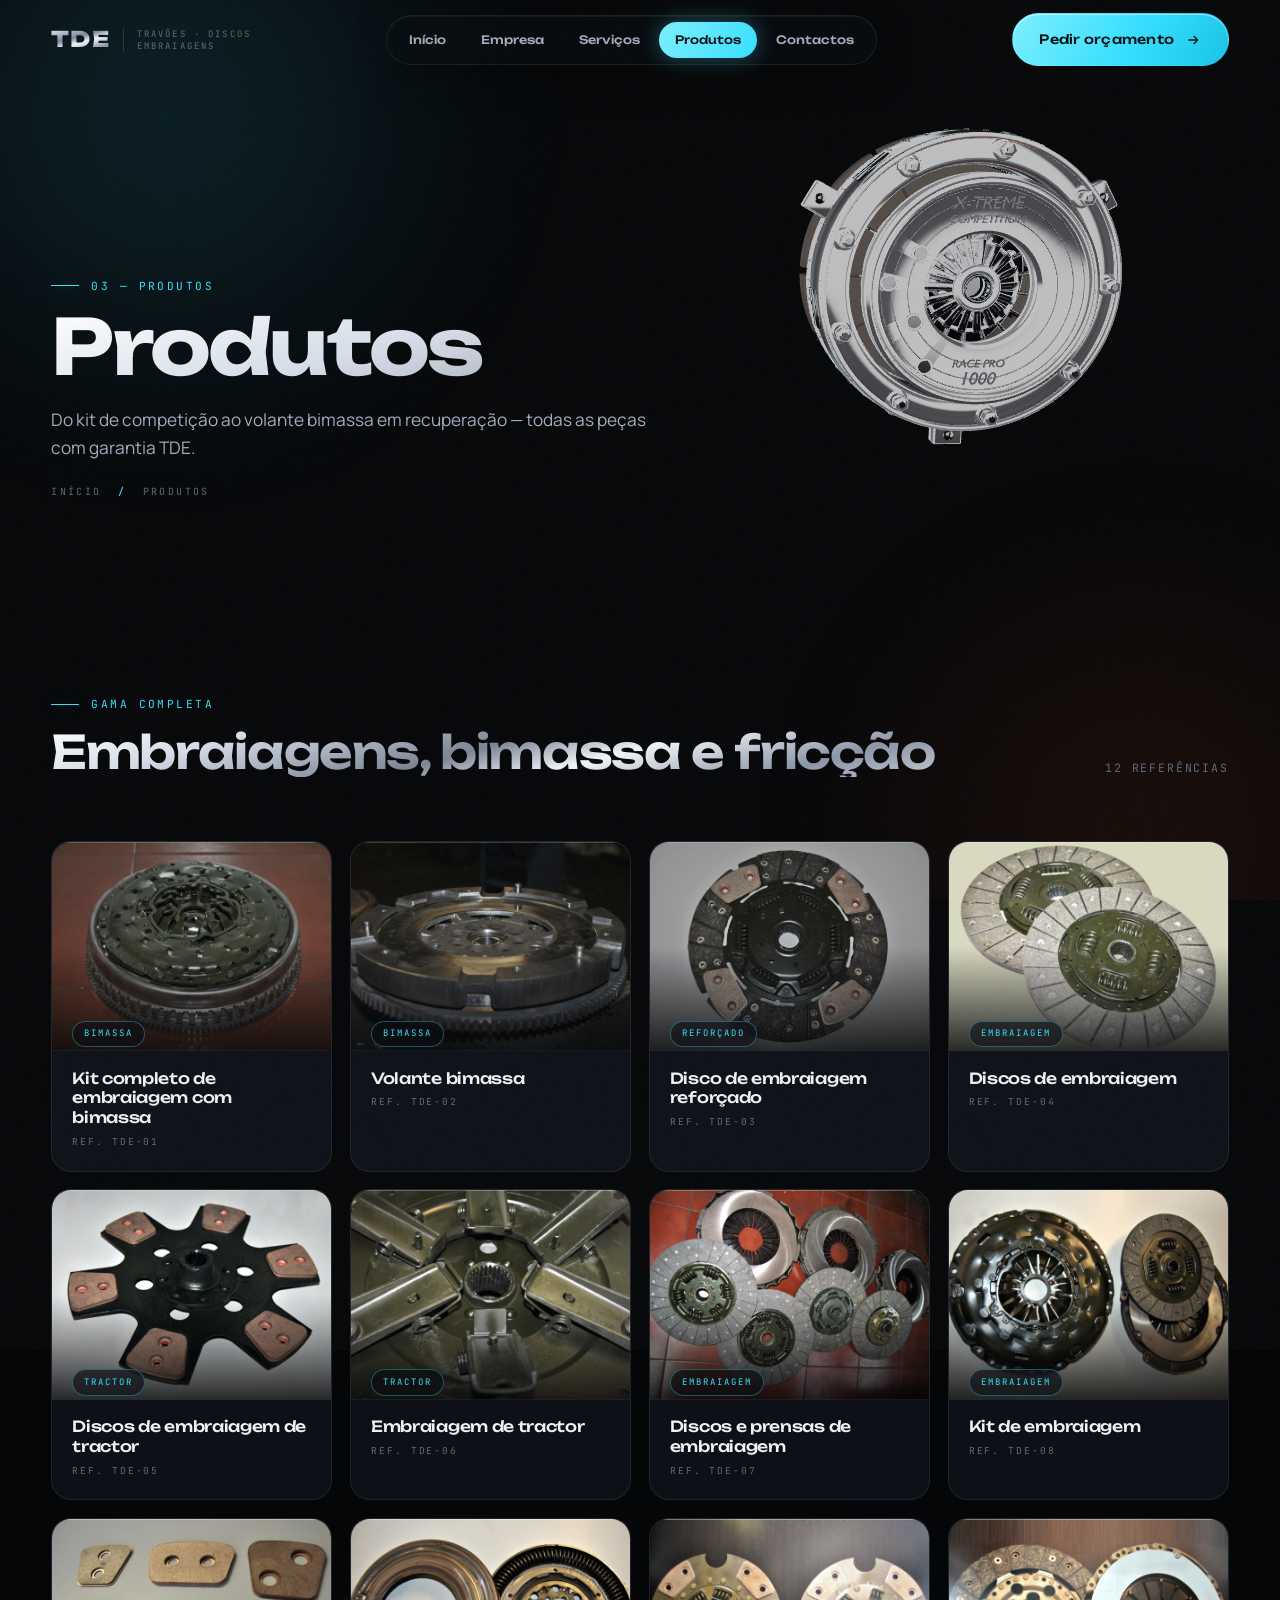
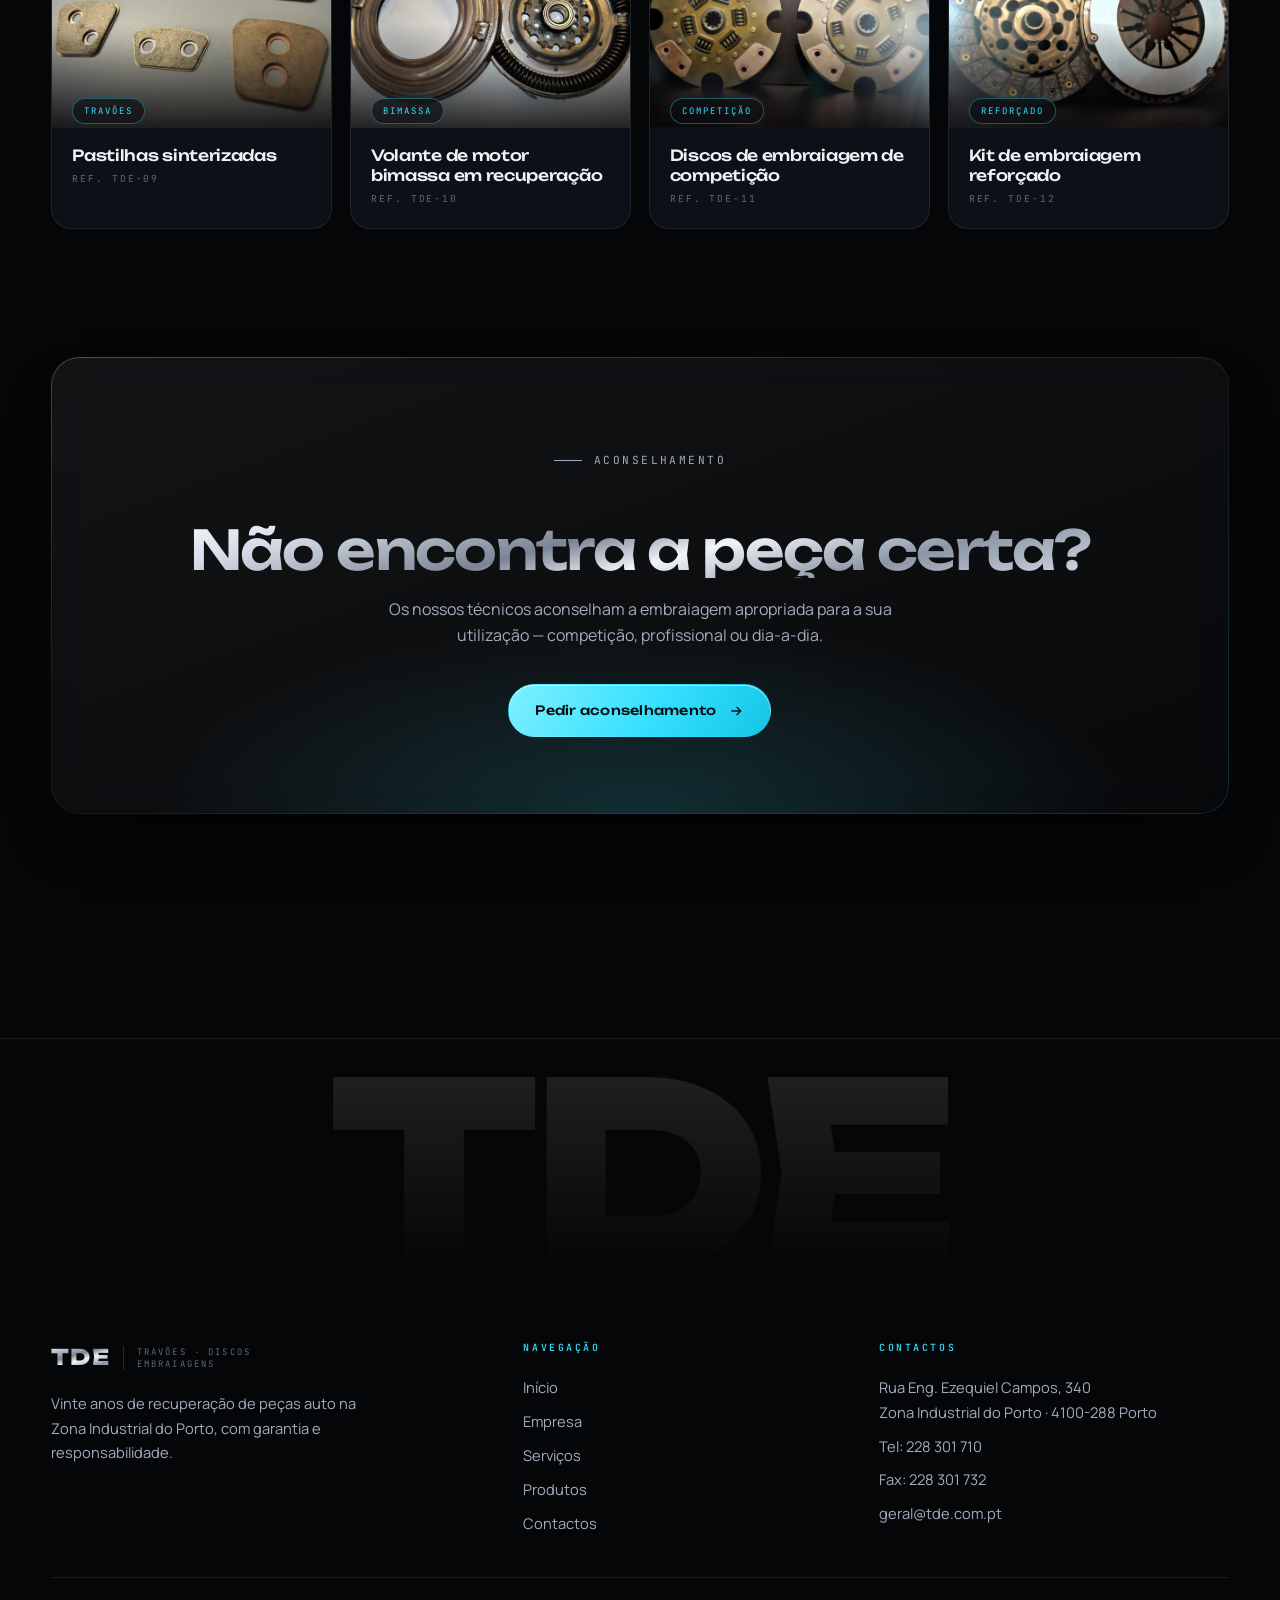
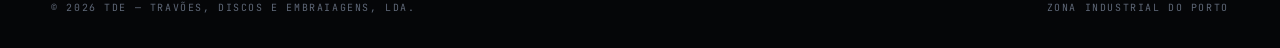
<file: produtos.html>
<!DOCTYPE html>
<html lang="pt-PT">
<head>
  <meta charset="UTF-8">
  <meta name="viewport" content="width=device-width, initial-scale=1.0">
  <title>Produtos | TDE — Travões, Discos e Embraiagens, Lda.</title>
  <meta name="description" content="Kits de embraiagem, volantes bimassa, discos reforçados e de competição, embraiagens de tractor e pastilhas sinterizadas — com garantia TDE.">
  <meta name="theme-color" content="#050608">
  <link rel="preload" href="assets/fonts/unbounded-latin-700-normal.woff2" as="font" type="font/woff2" crossorigin>
  <link rel="preload" href="assets/fonts/manrope-latin-400-normal.woff2" as="font" type="font/woff2" crossorigin>
  <link rel="stylesheet" href="assets/css/style.css">
  <script type="importmap">
    { "imports": { "three": "./assets/vendor/three/three.module.js", "three/addons/": "./assets/vendor/three/addons/" } }
  </script>
</head>
<body>
  <div class="aurora" aria-hidden="true"></div>
  <div class="grain" aria-hidden="true"></div>

  <header class="site-header">
    <nav class="nav container" aria-label="Navegação principal">
      <a class="brand" href="index.html" aria-label="TDE — Início">
        <span class="brand-mark">TDE</span>
        <span class="brand-sub">Travões · Discos<br>Embraiagens</span>
      </a>
      <div class="nav-pill">
        <a href="index.html">Início</a>
        <a href="empresa.html">Empresa</a>
        <a href="servicos.html">Serviços</a>
        <a href="produtos.html">Produtos</a>
        <a href="contactos.html">Contactos</a>
      </div>
      <a class="btn btn-primary nav-cta" href="contactos.html">Pedir orçamento <svg class="arrow" viewBox="0 0 24 24" fill="none" stroke="currentColor" stroke-width="2"><path d="M5 12h14M13 6l6 6-6 6"/></svg></a>
      <button class="nav-toggle" aria-label="Abrir menu" aria-expanded="false"><span></span><span></span></button>
    </nav>
  </header>

  <main>

    <section class="page-header">
      <canvas class="ambient-canvas" data-clutch-mode="ambient" aria-hidden="true"></canvas>
      <div class="container ph-content">
        <p class="eyebrow reveal">03 — Produtos</p>
        <h1 class="chrome-text chrome-text--shine reveal" style="--rd:.08s">Produtos</h1>
        <p class="lead reveal" style="--rd:.16s">Do kit de competição ao volante bimassa em recuperação — todas as peças com garantia TDE.</p>
        <p class="crumbs reveal" style="--rd:.24s">Início <b>/</b> Produtos</p>
      </div>
    </section>

    <section class="section">
      <div class="container">
        <div class="section-head section-head--split reveal">
          <div>
            <p class="eyebrow">Gama completa</p>
            <h2 class="h-lg chrome-text" style="margin-top:.9rem">Embraiagens, bimassa e fricção</h2>
          </div>
          <p class="mono">12 referências</p>
        </div>
        <div class="product-grid" data-stagger>
          <article class="product-card reveal">
            <div class="product-media"><img src="assets/img/produtos/foto01_xl.jpg" alt="Kit completo de embraiagem com bimassa" loading="lazy" width="650" height="466"></div>
            <div class="product-body"><span class="tag">Bimassa</span><h3>Kit completo de embraiagem com bimassa</h3><p class="ref">REF. TDE-01</p></div>
          </article>
          <article class="product-card reveal">
            <div class="product-media"><img src="assets/img/produtos/foto02_xl.jpg" alt="Volante bimassa" loading="lazy" width="650" height="466"></div>
            <div class="product-body"><span class="tag">Bimassa</span><h3>Volante bimassa</h3><p class="ref">REF. TDE-02</p></div>
          </article>
          <article class="product-card reveal">
            <div class="product-media"><img src="assets/img/produtos/foto03_xl.jpg" alt="Disco de embraiagem reforçado" loading="lazy" width="650" height="466"></div>
            <div class="product-body"><span class="tag">Reforçado</span><h3>Disco de embraiagem reforçado</h3><p class="ref">REF. TDE-03</p></div>
          </article>
          <article class="product-card reveal">
            <div class="product-media"><img src="assets/img/produtos/foto04_xl.jpg" alt="Discos de embraiagem" loading="lazy" width="650" height="466"></div>
            <div class="product-body"><span class="tag">Embraiagem</span><h3>Discos de embraiagem</h3><p class="ref">REF. TDE-04</p></div>
          </article>
          <article class="product-card reveal">
            <div class="product-media"><img src="assets/img/produtos/foto05_xl.jpg" alt="Discos de embraiagem de tractor" loading="lazy" width="650" height="466"></div>
            <div class="product-body"><span class="tag">Tractor</span><h3>Discos de embraiagem de tractor</h3><p class="ref">REF. TDE-05</p></div>
          </article>
          <article class="product-card reveal">
            <div class="product-media"><img src="assets/img/produtos/foto06_xl.jpg" alt="Embraiagem de tractor" loading="lazy" width="650" height="466"></div>
            <div class="product-body"><span class="tag">Tractor</span><h3>Embraiagem de tractor</h3><p class="ref">REF. TDE-06</p></div>
          </article>
          <article class="product-card reveal">
            <div class="product-media"><img src="assets/img/produtos/foto07_xl.jpg" alt="Discos e prensas de embraiagem" loading="lazy" width="650" height="466"></div>
            <div class="product-body"><span class="tag">Embraiagem</span><h3>Discos e prensas de embraiagem</h3><p class="ref">REF. TDE-07</p></div>
          </article>
          <article class="product-card reveal">
            <div class="product-media"><img src="assets/img/produtos/foto08_xl.jpg" alt="Kit de embraiagem" loading="lazy" width="650" height="466"></div>
            <div class="product-body"><span class="tag">Embraiagem</span><h3>Kit de embraiagem</h3><p class="ref">REF. TDE-08</p></div>
          </article>
          <article class="product-card reveal">
            <div class="product-media"><img src="assets/img/produtos/foto09_xl.jpg" alt="Pastilhas sinterizadas" loading="lazy" width="650" height="466"></div>
            <div class="product-body"><span class="tag">Travões</span><h3>Pastilhas sinterizadas</h3><p class="ref">REF. TDE-09</p></div>
          </article>
          <article class="product-card reveal">
            <div class="product-media"><img src="assets/img/produtos/foto10_xl.jpg" alt="Volante de motor bimassa em recuperação" loading="lazy" width="650" height="466"></div>
            <div class="product-body"><span class="tag">Bimassa</span><h3>Volante de motor bimassa em recuperação</h3><p class="ref">REF. TDE-10</p></div>
          </article>
          <article class="product-card reveal">
            <div class="product-media"><img src="assets/img/produtos/foto11_xl.jpg" alt="Discos de embraiagem de competição" loading="lazy" width="650" height="466"></div>
            <div class="product-body"><span class="tag">Competição</span><h3>Discos de embraiagem de competição</h3><p class="ref">REF. TDE-11</p></div>
          </article>
          <article class="product-card reveal">
            <div class="product-media"><img src="assets/img/produtos/foto12_xl.jpg" alt="Kit de embraiagem reforçado" loading="lazy" width="650" height="466"></div>
            <div class="product-body"><span class="tag">Reforçado</span><h3>Kit de embraiagem reforçado</h3><p class="ref">REF. TDE-12</p></div>
          </article>
        </div>
      </div>
    </section>

    
    <section class="section section--tight">
      <div class="container">
        <div class="cta glass reveal reveal--scale">
          <p class="eyebrow">Aconselhamento</p>
          <h2 class="chrome-text">Não encontra a peça certa?</h2>
          <p>Os nossos técnicos aconselham a embraiagem apropriada para a sua utilização — competição, profissional ou dia-a-dia.</p>
          <a class="btn btn-primary" href="contactos.html">Pedir aconselhamento <svg class="arrow" viewBox="0 0 24 24" fill="none" stroke="currentColor" stroke-width="2"><path d="M5 12h14M13 6l6 6-6 6"/></svg></a>
        </div>
      </div>
    </section>

  </main>

  <footer class="site-footer">
    <div class="footer-big" aria-hidden="true">TDE</div>
    <div class="container footer-grid">
      <div>
        <a class="brand" href="index.html"><span class="brand-mark">TDE</span><span class="brand-sub">Travões · Discos<br>Embraiagens</span></a>
        <p>Vinte anos de recuperação de peças auto na Zona Industrial do Porto, com garantia e responsabilidade.</p>
      </div>
      <div class="footer-col">
        <h4>Navegação</h4>
        <ul>
          <li><a href="index.html">Início</a></li>
          <li><a href="empresa.html">Empresa</a></li>
          <li><a href="servicos.html">Serviços</a></li>
          <li><a href="produtos.html">Produtos</a></li>
          <li><a href="contactos.html">Contactos</a></li>
        </ul>
      </div>
      <div class="footer-col">
        <h4>Contactos</h4>
        <ul>
          <li>Rua Eng. Ezequiel Campos, 340<br>Zona Industrial do Porto · 4100-288 Porto</li>
          <li><a href="tel:+351228301710">Tel: 228 301 710</a></li>
          <li>Fax: 228 301 732</li>
          <li><a href="mailto:geral@tde.com.pt">geral@tde.com.pt</a></li>
        </ul>
      </div>
    </div>
    <div class="container footer-bottom">
      <span>© 2026 TDE — Travões, Discos e Embraiagens, Lda.</span>
      <span>Zona Industrial do Porto</span>
    </div>
  </footer>

  <script src="assets/js/main.js" defer></script>
  <script type="module" src="assets/js/clutch.js"></script>
</body>
</html>
</file>
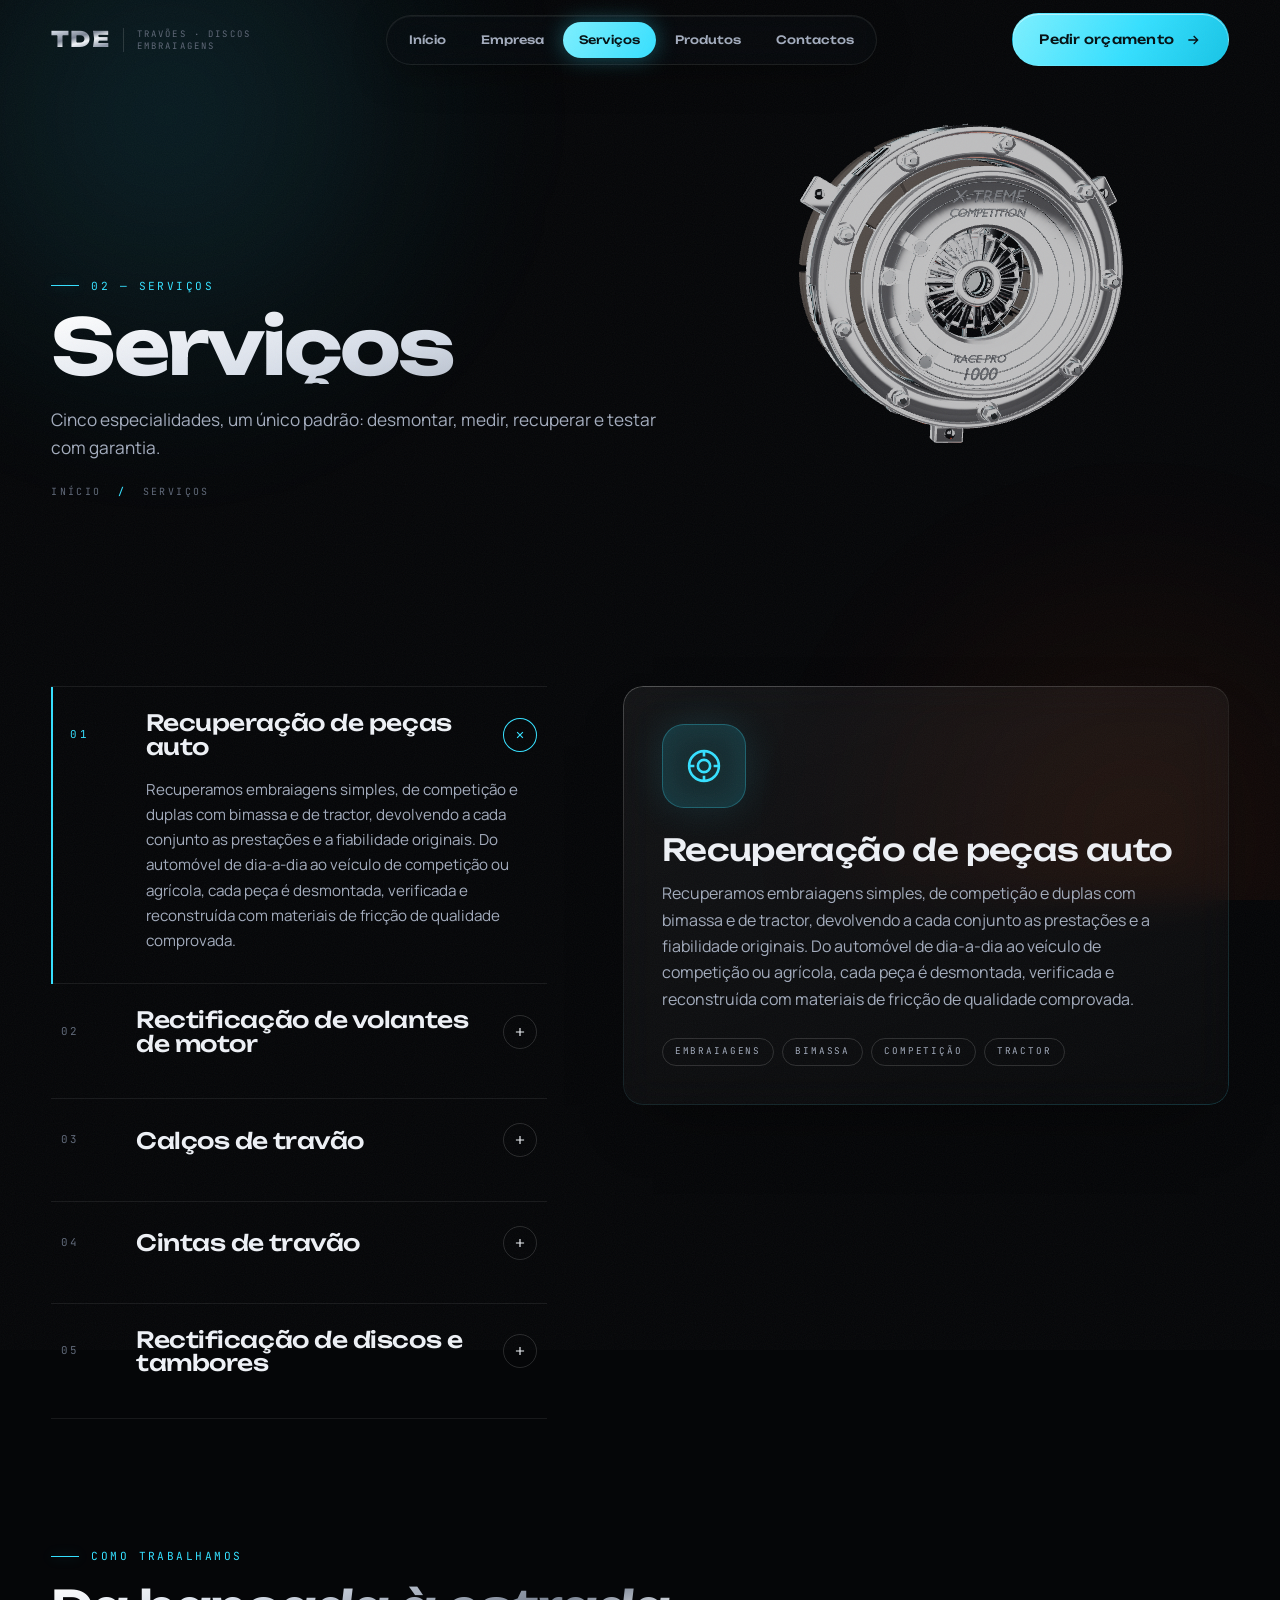
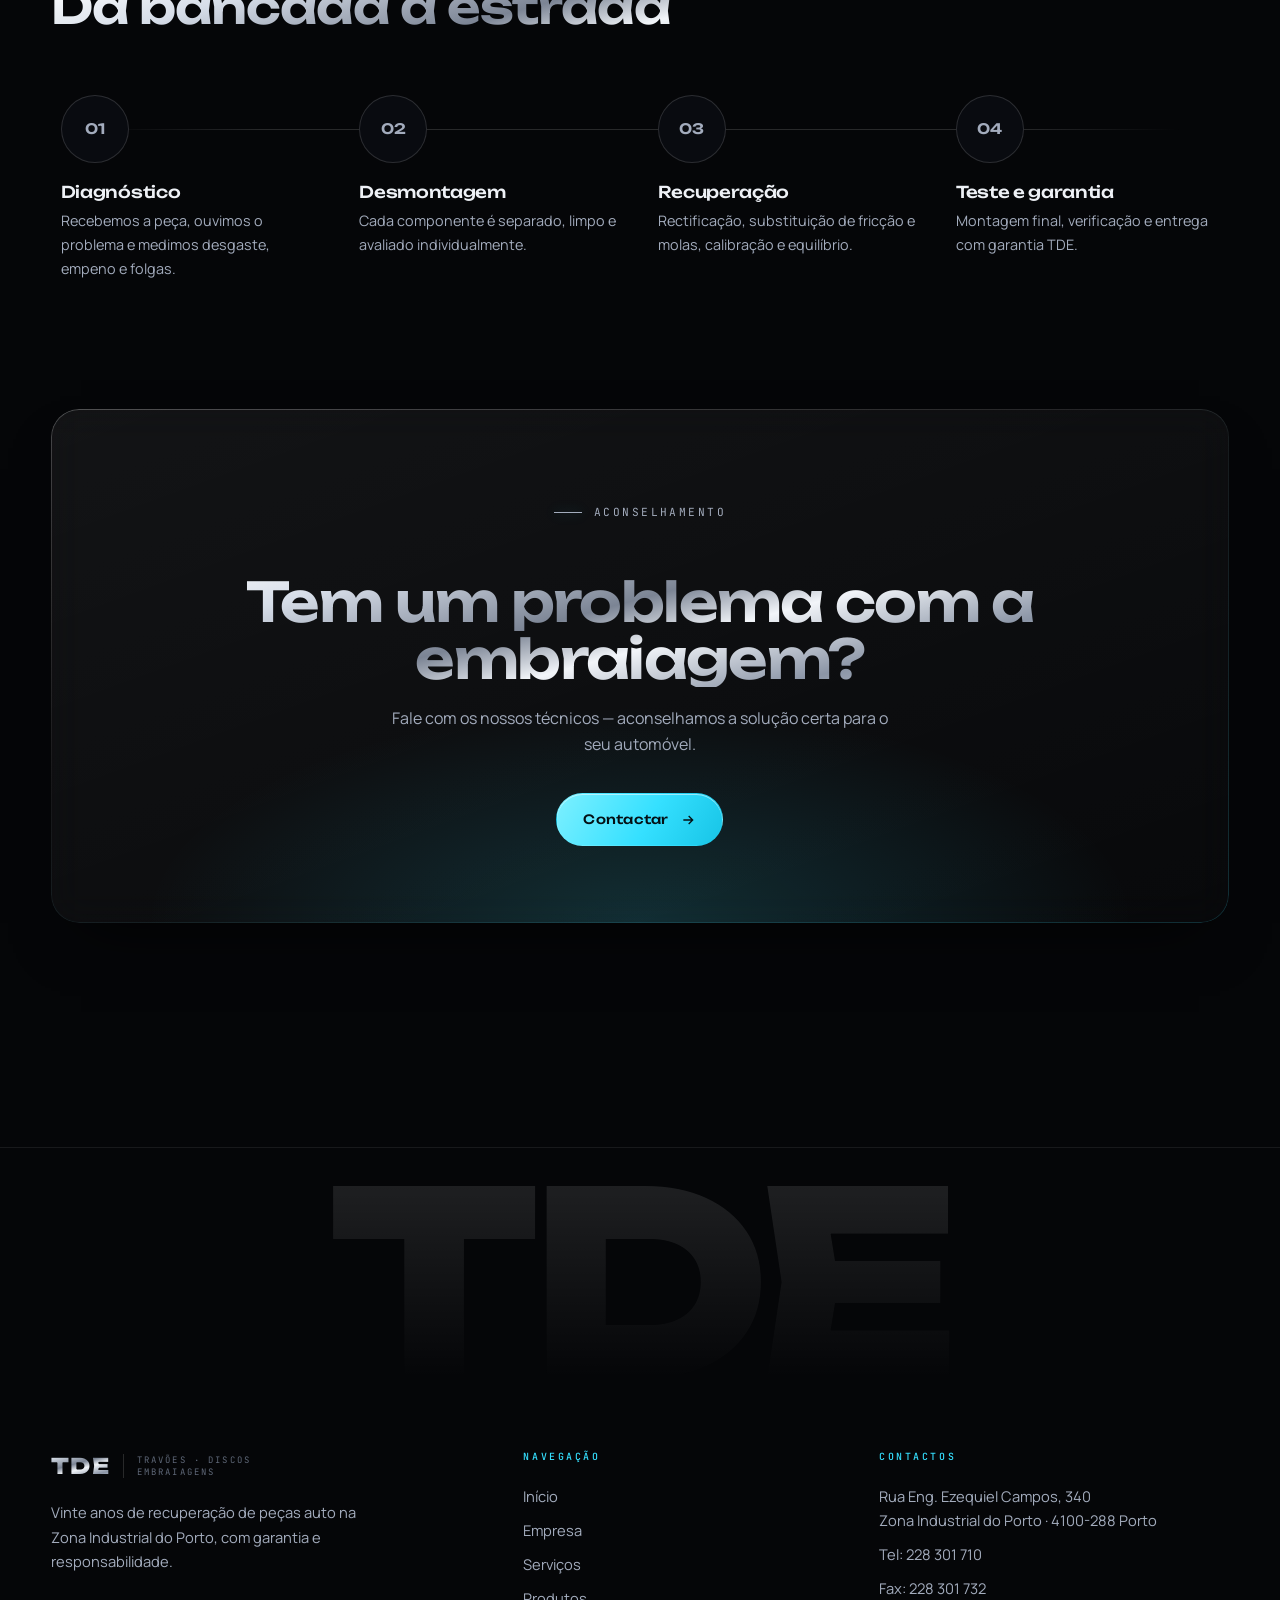
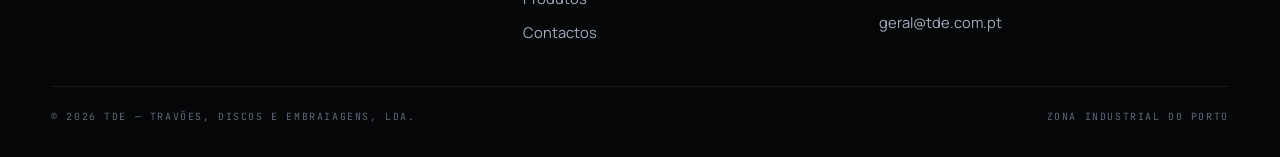
<file: servicos.html>
<!DOCTYPE html>
<html lang="pt-PT">
<head>
  <meta charset="UTF-8">
  <meta name="viewport" content="width=device-width, initial-scale=1.0">
  <title>Serviços | TDE — Travões, Discos e Embraiagens, Lda.</title>
  <meta name="description" content="Recuperação de embraiagens, rectificação de volantes, calços e cintas de travão, discos e tambores. Técnicos especializados no Porto.">
  <meta name="theme-color" content="#050608">
  <link rel="preload" href="assets/fonts/unbounded-latin-700-normal.woff2" as="font" type="font/woff2" crossorigin>
  <link rel="preload" href="assets/fonts/manrope-latin-400-normal.woff2" as="font" type="font/woff2" crossorigin>
  <link rel="stylesheet" href="assets/css/style.css">
  <script type="importmap">
    { "imports": { "three": "./assets/vendor/three/three.module.js", "three/addons/": "./assets/vendor/three/addons/" } }
  </script>
</head>
<body>
  <div class="aurora" aria-hidden="true"></div>
  <div class="grain" aria-hidden="true"></div>

  <header class="site-header">
    <nav class="nav container" aria-label="Navegação principal">
      <a class="brand" href="index.html" aria-label="TDE — Início">
        <span class="brand-mark">TDE</span>
        <span class="brand-sub">Travões · Discos<br>Embraiagens</span>
      </a>
      <div class="nav-pill">
        <a href="index.html">Início</a>
        <a href="empresa.html">Empresa</a>
        <a href="servicos.html">Serviços</a>
        <a href="produtos.html">Produtos</a>
        <a href="contactos.html">Contactos</a>
      </div>
      <a class="btn btn-primary nav-cta" href="contactos.html">Pedir orçamento <svg class="arrow" viewBox="0 0 24 24" fill="none" stroke="currentColor" stroke-width="2"><path d="M5 12h14M13 6l6 6-6 6"/></svg></a>
      <button class="nav-toggle" aria-label="Abrir menu" aria-expanded="false"><span></span><span></span></button>
    </nav>
  </header>

  <main>

    <section class="page-header">
      <canvas class="ambient-canvas" data-clutch-mode="ambient" aria-hidden="true"></canvas>
      <div class="container ph-content">
        <p class="eyebrow reveal">02 — Serviços</p>
        <h1 class="chrome-text chrome-text--shine reveal" style="--rd:.08s">Serviços</h1>
        <p class="lead reveal" style="--rd:.16s">Cinco especialidades, um único padrão: desmontar, medir, recuperar e testar com garantia.</p>
        <p class="crumbs reveal" style="--rd:.24s">Início <b>/</b> Serviços</p>
      </div>
    </section>

    <section class="section">
      <div class="container svc-layout">
        <div class="svc-list reveal" role="list">
          <div class="svc-item open" role="button" tabindex="0" aria-expanded="true" data-facts="Embraiagens | Bimassa | Competição | Tractor">
            <span class="no">01</span>
            <h3>Recuperação de peças auto</h3>
            <span class="plus" aria-hidden="true"><svg viewBox="0 0 24 24" fill="none" stroke="currentColor" stroke-width="2"><path d="M12 5v14M5 12h14"/></svg></span>
            <div class="body"><p>Recuperamos embraiagens simples, de competição e duplas com bimassa e de tractor, devolvendo a cada conjunto as prestações e a fiabilidade originais. Do automóvel de dia-a-dia ao veículo de competição ou agrícola, cada peça é desmontada, verificada e reconstruída com materiais de fricção de qualidade comprovada.</p></div>
            <template class="svc-icon-src"><svg viewBox="0 0 24 24" fill="none" stroke="currentColor" stroke-width="1.5"><circle cx="12" cy="12" r="8.5"/><circle cx="12" cy="12" r="3.5"/><path d="M12 3.5v3M12 17.5v3M3.5 12h3M17.5 12h3"/></svg></template>
          </div>
          <div class="svc-item" role="button" tabindex="0" aria-expanded="false" data-facts="Monomassa | Bimassa | Calibração">
            <span class="no">02</span>
            <h3>Rectificação de volantes de motor</h3>
            <span class="plus" aria-hidden="true"><svg viewBox="0 0 24 24" fill="none" stroke="currentColor" stroke-width="2"><path d="M12 5v14M5 12h14"/></svg></span>
            <div class="body"><p>Rectificamos volantes de motor — tirar peso e calibrar — para eliminar empenos, ondulações e marcas de calor que provocam vibrações e patinagem da embraiagem. O equilíbrio final é verificado para garantir um funcionamento suave, quer se trate de um volante monomassa ou bimassa.</p></div>
            <template class="svc-icon-src"><svg viewBox="0 0 24 24" fill="none" stroke="currentColor" stroke-width="1.5"><circle cx="12" cy="12" r="8.5"/><circle cx="12" cy="12" r="1.6"/><circle cx="12" cy="6.4" r="1"/><circle cx="16.8" cy="14.8" r="1"/><circle cx="7.2" cy="14.8" r="1"/></svg></template>
          </div>
          <div class="svc-item" role="button" tabindex="0" aria-expanded="false" data-facts="Ligeiros | Pesados | Revestimento">
            <span class="no">03</span>
            <h3>Calços de travão</h3>
            <span class="plus" aria-hidden="true"><svg viewBox="0 0 24 24" fill="none" stroke="currentColor" stroke-width="2"><path d="M12 5v14M5 12h14"/></svg></span>
            <div class="body"><p>Recuperamos calços de travão com revestimentos de fricção adequados a cada aplicação, do veículo ligeiro ao pesado. Um travão recuperado correctamente garante distâncias de travagem curtas e um comportamento estável, mesmo nas utilizações mais exigentes.</p></div>
            <template class="svc-icon-src"><svg viewBox="0 0 24 24" fill="none" stroke="currentColor" stroke-width="1.5"><path d="M4 8.5A9 9 0 0 1 20 8.5l-2.4 1.4a5.6 5.6 0 0 0-11.2 0L4 8.5z"/><path d="M4 15.5A9 9 0 0 0 20 15.5l-2.4-1.4a5.6 5.6 0 0 1-11.2 0L4 15.5z"/></svg></template>
          </div>
          <div class="svc-item" role="button" tabindex="0" aria-expanded="false" data-facts="Vulcanização | Fricção | Alta temperatura">
            <span class="no">04</span>
            <h3>Cintas de travão</h3>
            <span class="plus" aria-hidden="true"><svg viewBox="0 0 24 24" fill="none" stroke="currentColor" stroke-width="2"><path d="M12 5v14M5 12h14"/></svg></span>
            <div class="body"><p>Efectuamos a vulcanização de cintas de travão e peças de fricção, um processo que assegura uma aderência permanente entre o revestimento e o suporte metálico. O resultado é uma cinta resistente a temperaturas elevadas e a esforços intensos de travagem.</p></div>
            <template class="svc-icon-src"><svg viewBox="0 0 24 24" fill="none" stroke="currentColor" stroke-width="1.5"><path d="M3 14c4-8 14-8 18 0"/><path d="M5 14h14M7 17h10" stroke-linecap="round"/></svg></template>
          </div>
          <div class="svc-item" role="button" tabindex="0" aria-expanded="false" data-facts="Discos | Tambores | Tolerâncias OEM">
            <span class="no">05</span>
            <h3>Rectificação de discos e tambores</h3>
            <span class="plus" aria-hidden="true"><svg viewBox="0 0 24 24" fill="none" stroke="currentColor" stroke-width="2"><path d="M12 5v14M5 12h14"/></svg></span>
            <div class="body"><p>Rectificamos discos e tambores de travão dentro das tolerâncias recomendadas pelo fabricante, corrigindo riscos, empenos e espessuras irregulares. Sempre que a rectificação já não é segura, aconselhamos a substituição — com garantia e responsabilidade.</p></div>
            <template class="svc-icon-src"><svg viewBox="0 0 24 24" fill="none" stroke="currentColor" stroke-width="1.5"><circle cx="12" cy="12" r="8.5"/><path d="M12 5.5v13M5.5 12h13M7.4 7.4l9.2 9.2M16.6 7.4l-9.2 9.2"/></svg></template>
          </div>
        </div>
        <div class="sticky-aside">
          <div class="svc-panel glass reveal" style="--rd:.1s" aria-live="polite">
            <div class="icon-big" aria-hidden="true"></div>
            <h3></h3>
            <p></p>
            <div class="facts"></div>
          </div>
        </div>
      </div>
    </section>

    <section class="section section--tight">
      <div class="container">
        <div class="section-head reveal">
          <p class="eyebrow">Como trabalhamos</p>
          <h2 class="h-lg chrome-text">Da bancada à estrada</h2>
        </div>
        <div class="process" data-stagger>
          <div class="step reveal"><div class="no">01</div><h3>Diagnóstico</h3><p>Recebemos a peça, ouvimos o problema e medimos desgaste, empeno e folgas.</p></div>
          <div class="step reveal"><div class="no">02</div><h3>Desmontagem</h3><p>Cada componente é separado, limpo e avaliado individualmente.</p></div>
          <div class="step reveal"><div class="no">03</div><h3>Recuperação</h3><p>Rectificação, substituição de fricção e molas, calibração e equilíbrio.</p></div>
          <div class="step reveal"><div class="no">04</div><h3>Teste e garantia</h3><p>Montagem final, verificação e entrega com garantia TDE.</p></div>
        </div>
      </div>
    </section>

    
    <section class="section section--tight">
      <div class="container">
        <div class="cta glass reveal reveal--scale">
          <p class="eyebrow">Aconselhamento</p>
          <h2 class="chrome-text">Tem um problema com a embraiagem?</h2>
          <p>Fale com os nossos técnicos — aconselhamos a solução certa para o seu automóvel.</p>
          <a class="btn btn-primary" href="contactos.html">Contactar <svg class="arrow" viewBox="0 0 24 24" fill="none" stroke="currentColor" stroke-width="2"><path d="M5 12h14M13 6l6 6-6 6"/></svg></a>
        </div>
      </div>
    </section>

  </main>

  <footer class="site-footer">
    <div class="footer-big" aria-hidden="true">TDE</div>
    <div class="container footer-grid">
      <div>
        <a class="brand" href="index.html"><span class="brand-mark">TDE</span><span class="brand-sub">Travões · Discos<br>Embraiagens</span></a>
        <p>Vinte anos de recuperação de peças auto na Zona Industrial do Porto, com garantia e responsabilidade.</p>
      </div>
      <div class="footer-col">
        <h4>Navegação</h4>
        <ul>
          <li><a href="index.html">Início</a></li>
          <li><a href="empresa.html">Empresa</a></li>
          <li><a href="servicos.html">Serviços</a></li>
          <li><a href="produtos.html">Produtos</a></li>
          <li><a href="contactos.html">Contactos</a></li>
        </ul>
      </div>
      <div class="footer-col">
        <h4>Contactos</h4>
        <ul>
          <li>Rua Eng. Ezequiel Campos, 340<br>Zona Industrial do Porto · 4100-288 Porto</li>
          <li><a href="tel:+351228301710">Tel: 228 301 710</a></li>
          <li>Fax: 228 301 732</li>
          <li><a href="mailto:geral@tde.com.pt">geral@tde.com.pt</a></li>
        </ul>
      </div>
    </div>
    <div class="container footer-bottom">
      <span>© 2026 TDE — Travões, Discos e Embraiagens, Lda.</span>
      <span>Zona Industrial do Porto</span>
    </div>
  </footer>

  <script src="assets/js/main.js" defer></script>
  <script type="module" src="assets/js/clutch.js"></script>
</body>
</html>
</file>
<file: assets/css/style.css>
/* ==========================================================================
   TDE — Travões, Discos e Embraiagens, Lda.
   Sistema de design v2 — "engenharia de precisão": grafite, cromado,
   ciano eléctrico e um toque de brasa (calor de travagem).
   ========================================================================== */

/* ---------- Fontes (auto-alojadas) ---------- */
@font-face { font-family: "Unbounded"; font-style: normal; font-weight: 500; font-display: swap; src: url("../fonts/unbounded-latin-500-normal.woff2") format("woff2"); }
@font-face { font-family: "Unbounded"; font-style: normal; font-weight: 600; font-display: swap; src: url("../fonts/unbounded-latin-600-normal.woff2") format("woff2"); }
@font-face { font-family: "Unbounded"; font-style: normal; font-weight: 700; font-display: swap; src: url("../fonts/unbounded-latin-700-normal.woff2") format("woff2"); }
@font-face { font-family: "Unbounded"; font-style: normal; font-weight: 800; font-display: swap; src: url("../fonts/unbounded-latin-800-normal.woff2") format("woff2"); }
@font-face { font-family: "Manrope"; font-style: normal; font-weight: 400; font-display: swap; src: url("../fonts/manrope-latin-400-normal.woff2") format("woff2"); }
@font-face { font-family: "Manrope"; font-style: normal; font-weight: 500; font-display: swap; src: url("../fonts/manrope-latin-500-normal.woff2") format("woff2"); }
@font-face { font-family: "Manrope"; font-style: normal; font-weight: 600; font-display: swap; src: url("../fonts/manrope-latin-600-normal.woff2") format("woff2"); }
@font-face { font-family: "JetBrains Mono"; font-style: normal; font-weight: 400; font-display: swap; src: url("../fonts/jetbrains-mono-latin-400-normal.woff2") format("woff2"); }
@font-face { font-family: "JetBrains Mono"; font-style: normal; font-weight: 500; font-display: swap; src: url("../fonts/jetbrains-mono-latin-500-normal.woff2") format("woff2"); }

/* ---------- Tokens ---------- */
:root {
  --bg: #050608;
  --bg-2: #090b10;
  --bg-3: #0d1017;
  --ink: #eef1f6;
  --ink-2: #a3acbd;
  --ink-3: #5f6878;
  --line: rgba(255, 255, 255, 0.08);
  --line-2: rgba(255, 255, 255, 0.14);
  --glass: rgba(255, 255, 255, 0.035);
  --glass-2: rgba(255, 255, 255, 0.06);

  --cyan: #35e0ff;
  --cyan-2: #7df0ff;
  --cyan-glow: rgba(53, 224, 255, 0.35);
  --cyan-dim: rgba(53, 224, 255, 0.12);
  --ember: #ff5a1f;
  --ember-2: #ffa066;
  --ember-glow: rgba(255, 90, 31, 0.3);

  --chrome: linear-gradient(165deg, #ffffff 0%, #d6dde8 18%, #7b8494 42%, #f2f5f9 55%, #8b95a6 74%, #e9eef5 100%);

  --font-display: "Unbounded", "Space Grotesk", system-ui, sans-serif;
  --font-body: "Manrope", "Inter", system-ui, sans-serif;
  --font-mono: "JetBrains Mono", ui-monospace, "SF Mono", monospace;

  --r-sm: 12px;
  --r-md: 20px;
  --r-lg: 28px;
  --header-h: 80px;
  --ease: cubic-bezier(0.22, 1, 0.36, 1);
  --ease-io: cubic-bezier(0.65, 0, 0.35, 1);
}

/* ---------- Reset / base ---------- */
*, *::before, *::after { box-sizing: border-box; margin: 0; padding: 0; }
html { scroll-behavior: smooth; color-scheme: dark; }
@media (prefers-reduced-motion: reduce) { html { scroll-behavior: auto; } }

body {
  background: var(--bg);
  color: var(--ink);
  font-family: var(--font-body);
  font-size: 16px;
  line-height: 1.65;
  -webkit-font-smoothing: antialiased;
  overflow-x: clip;
}
::selection { background: rgba(53, 224, 255, 0.3); color: #fff; }
img { max-width: 100%; display: block; }
a { color: inherit; text-decoration: none; }
ul { list-style: none; }
button { font: inherit; cursor: pointer; background: none; border: 0; color: inherit; }
:focus-visible { outline: 2px solid var(--cyan); outline-offset: 4px; border-radius: 4px; }

::-webkit-scrollbar { width: 10px; }
::-webkit-scrollbar-track { background: var(--bg); }
::-webkit-scrollbar-thumb { background: #1c2230; border-radius: 8px; border: 2px solid var(--bg); }
::-webkit-scrollbar-thumb:hover { background: var(--cyan); }
html { scrollbar-color: #1c2230 var(--bg); scrollbar-width: thin; }

/* Transições entre páginas (View Transitions API, progressivo) */
@view-transition { navigation: auto; }
::view-transition-old(root) { animation: vt-out 0.35s var(--ease-io) both; }
::view-transition-new(root) { animation: vt-in 0.55s var(--ease) both; }
@keyframes vt-out { to { opacity: 0; transform: translateY(-12px); } }
@keyframes vt-in { from { opacity: 0; transform: translateY(16px); } }

/* ---------- Atmosfera: aurora + grão ---------- */
.aurora {
  position: fixed;
  inset: 0;
  z-index: 0;
  pointer-events: none;
  overflow: hidden;
  opacity: 0.9;
}
.aurora::before, .aurora::after {
  content: "";
  position: absolute;
  width: 62vw;
  height: 62vw;
  border-radius: 50%;
  filter: blur(90px);
  will-change: transform;
}
.aurora::before {
  left: -18vw;
  top: -22vw;
  background: radial-gradient(circle, rgba(53, 224, 255, 0.16), transparent 62%);
  animation: aurora-a 26s ease-in-out infinite alternate;
}
.aurora::after {
  right: -20vw;
  bottom: -26vw;
  background: radial-gradient(circle, rgba(255, 90, 31, 0.11), transparent 62%);
  animation: aurora-b 32s ease-in-out infinite alternate;
}
@keyframes aurora-a { to { transform: translate(14vw, 10vw) scale(1.15); } }
@keyframes aurora-b { to { transform: translate(-12vw, -14vw) scale(0.9); } }

.grain {
  position: fixed;
  inset: -50%;
  width: 200%;
  height: 200%;
  z-index: 9998;
  pointer-events: none;
  opacity: 0.045;
  background-image: url("data:image/svg+xml,%3Csvg xmlns='http://www.w3.org/2000/svg' width='300' height='300'%3E%3Cfilter id='n'%3E%3CfeTurbulence type='fractalNoise' baseFrequency='0.9' numOctaves='2' stitchTiles='stitch'/%3E%3C/filter%3E%3Crect width='100%25' height='100%25' filter='url(%23n)'/%3E%3C/svg%3E");
  animation: grain 8s steps(10) infinite;
}
@keyframes grain {
  0%, 100% { transform: translate(0, 0); }
  10% { transform: translate(-5%, -8%); }
  30% { transform: translate(4%, 6%); }
  50% { transform: translate(-6%, 4%); }
  70% { transform: translate(6%, -5%); }
  90% { transform: translate(-3%, 7%); }
}

main { position: relative; z-index: 1; }
.container { width: min(1240px, 92vw); margin-inline: auto; }

/* ---------- Cursor personalizado (só apontadores finos) ---------- */
.cursor, .cursor-ring { display: none; }
@media (pointer: fine) {
  .cursor, .cursor-ring {
    display: block;
    position: fixed;
    left: 0;
    top: 0;
    z-index: 9999;
    border-radius: 50%;
    pointer-events: none;
    opacity: 0;
  }
  .cursor {
    width: 8px;
    height: 8px;
    margin: -4px 0 0 -4px;
    background: var(--cyan);
    transition: transform 0.25s var(--ease), opacity 0.3s;
  }
  .cursor-ring {
    width: 38px;
    height: 38px;
    margin: -19px 0 0 -19px;
    border: 1px solid rgba(53, 224, 255, 0.55);
    transition: transform 0.35s var(--ease), opacity 0.3s, border-color 0.3s, background 0.3s;
  }
  body.has-cursor .cursor, body.has-cursor .cursor-ring { opacity: 1; }
  body.cursor-hover .cursor { transform: scale(0.5); }
  body.cursor-hover .cursor-ring { transform: scale(1.7); border-color: rgba(53, 224, 255, 0.25); background: rgba(53, 224, 255, 0.06); }
  body.cursor-drag .cursor-ring { transform: scale(2.2); border-style: dashed; }
}

/* ---------- Tipografia ---------- */
.chrome-text {
  background: var(--chrome);
  -webkit-background-clip: text;
  background-clip: text;
  -webkit-text-fill-color: transparent;
  color: transparent;
}
.chrome-text--shine { background-size: 200% 100%; animation: shine 7s var(--ease-io) infinite; }
@keyframes shine { 0%, 40% { background-position: 0% 50%; } 100% { background-position: 200% 50%; } }

.eyebrow {
  display: inline-flex;
  align-items: center;
  gap: 0.75rem;
  font-family: var(--font-mono);
  font-size: 0.7rem;
  letter-spacing: 0.22em;
  text-transform: uppercase;
  color: var(--cyan);
}
.eyebrow::before { content: ""; width: 28px; height: 1px; background: currentColor; box-shadow: 0 0 12px var(--cyan-glow); }

h1, h2, h3 { font-family: var(--font-display); font-weight: 600; letter-spacing: -0.02em; line-height: 1.05; }
.h-lg { font-size: clamp(1.7rem, 3.6vw, 3rem); letter-spacing: -0.03em; text-wrap: balance; }
.lead { color: var(--ink-2); font-size: clamp(1.02rem, 1.35vw, 1.2rem); max-width: 56ch; line-height: 1.6; }
.mono { font-family: var(--font-mono); font-size: 0.72rem; letter-spacing: 0.16em; text-transform: uppercase; color: var(--ink-3); }

.section-head { display: grid; gap: 1.1rem; margin-bottom: clamp(2.4rem, 5vw, 4rem); }
.section-head--split { grid-template-columns: 1fr auto; align-items: end; gap: 2rem; }
@media (max-width: 800px) { .section-head--split { grid-template-columns: 1fr; } }

/* Palavras que se revelam ao rolar (manifesto) */
.word-reveal { font-family: var(--font-display); font-weight: 500; line-height: 1.2; letter-spacing: -0.02em; }
.word-reveal .w { color: rgba(238, 241, 246, 0.16); transition: color 0.4s ease, text-shadow 0.4s; }
.word-reveal .w.on { color: var(--ink); }
.word-reveal .w.accent.on { color: var(--cyan); text-shadow: 0 0 28px var(--cyan-glow); }

/* ---------- Botões ---------- */
.btn {
  position: relative;
  display: inline-flex;
  align-items: center;
  gap: 0.7rem;
  padding: 0.95rem 1.65rem;
  border-radius: 999px;
  font-family: var(--font-display);
  font-weight: 500;
  font-size: 0.8rem;
  letter-spacing: 0.02em;
  border: 1px solid var(--line-2);
  background: var(--glass-2);
  backdrop-filter: blur(14px);
  -webkit-backdrop-filter: blur(14px);
  transition: transform 0.4s var(--ease), border-color 0.35s, box-shadow 0.35s, color 0.35s;
  white-space: nowrap;
  overflow: hidden;
  will-change: transform;
}
.btn .arrow { width: 16px; height: 16px; transition: transform 0.4s var(--ease); }
.btn:hover .arrow { transform: translateX(4px); }
.btn::after {
  content: "";
  position: absolute;
  inset: 0;
  background: radial-gradient(120px 60px at var(--mx, 50%) var(--my, 50%), rgba(255, 255, 255, 0.22), transparent 70%);
  opacity: 0;
  transition: opacity 0.35s;
}
.btn:hover::after { opacity: 1; }
.btn-primary {
  color: #041014;
  border-color: transparent;
  background: linear-gradient(120deg, var(--cyan-2), var(--cyan) 55%, #17c4e6);
  box-shadow: inset 0 1px 0 rgba(255, 255, 255, 0.5);
}
.btn-primary:hover { box-shadow: 0 12px 40px var(--cyan-glow), 0 0 28px rgba(53, 224, 255, 0.25), inset 0 1px 0 rgba(255, 255, 255, 0.5); }
.btn-ghost:hover { border-color: rgba(53, 224, 255, 0.5); color: var(--cyan-2); box-shadow: 0 10px 30px rgba(0, 0, 0, 0.5); }

/* ---------- Superfícies de vidro ---------- */
.glass {
  position: relative;
  border-radius: var(--r-md);
  background: linear-gradient(160deg, var(--glass-2), rgba(255, 255, 255, 0.015));
  backdrop-filter: blur(18px) saturate(1.2);
  -webkit-backdrop-filter: blur(18px) saturate(1.2);
  box-shadow: 0 30px 60px -30px rgba(0, 0, 0, 0.8), inset 0 1px 0 rgba(255, 255, 255, 0.06);
}
/* Rebordo em gradiente (máscara) — mais fino e vivo do que um border sólido */
.glass::before {
  content: "";
  position: absolute;
  inset: 0;
  border-radius: inherit;
  padding: 1px;
  background: linear-gradient(160deg, rgba(255, 255, 255, 0.22), rgba(255, 255, 255, 0.04) 40%, rgba(53, 224, 255, 0.18));
  -webkit-mask: linear-gradient(#000 0 0) content-box, linear-gradient(#000 0 0);
  mask: linear-gradient(#000 0 0) content-box, linear-gradient(#000 0 0);
  -webkit-mask-composite: xor;
  mask-composite: exclude;
  pointer-events: none;
  z-index: 2;
}

/* ---------- Header ---------- */
.site-header { position: fixed; inset: 0 0 auto 0; z-index: 1000; height: var(--header-h); transition: transform 0.5s var(--ease); }
.site-header.hidden { transform: translateY(-100%); }
.nav { height: var(--header-h); display: flex; align-items: center; justify-content: space-between; gap: 2rem; }
.nav-pill {
  display: flex;
  align-items: center;
  gap: 0.2rem;
  padding: 0.35rem;
  border-radius: 999px;
  background: rgba(9, 11, 16, 0.55);
  border: 1px solid var(--line);
  backdrop-filter: blur(20px) saturate(1.4);
  -webkit-backdrop-filter: blur(20px) saturate(1.4);
  box-shadow: 0 10px 40px -10px rgba(0, 0, 0, 0.7), inset 0 1px 0 rgba(255, 255, 255, 0.05);
}
.nav-pill a {
  position: relative;
  padding: 0.55rem 1rem;
  border-radius: 999px;
  font-family: var(--font-display);
  font-size: 0.72rem;
  font-weight: 500;
  color: var(--ink-2);
  transition: color 0.3s;
  z-index: 0;
}
.nav-pill a:hover { color: var(--ink); }
.nav-pill a.active { color: #041014; }
.nav-pill a.active::before {
  content: "";
  position: absolute;
  inset: 0;
  border-radius: inherit;
  background: linear-gradient(120deg, var(--cyan-2), var(--cyan));
  z-index: -1;
  box-shadow: 0 0 22px var(--cyan-glow);
}
.brand { display: flex; align-items: center; gap: 0.8rem; z-index: 1102; }
.brand-mark {
  font-family: var(--font-display);
  font-weight: 800;
  font-size: 1.35rem;
  letter-spacing: 0.06em;
  background: var(--chrome);
  -webkit-background-clip: text;
  background-clip: text;
  -webkit-text-fill-color: transparent;
}
.brand-sub {
  font-family: var(--font-mono);
  font-size: 0.56rem;
  letter-spacing: 0.24em;
  text-transform: uppercase;
  color: var(--ink-3);
  line-height: 1.35;
  border-left: 1px solid var(--line-2);
  padding-left: 0.8rem;
}
.nav-cta { display: inline-flex; }
.nav-toggle { display: none; z-index: 1102; width: 46px; height: 46px; position: relative; border-radius: 50%; border: 1px solid var(--line); background: rgba(9, 11, 16, 0.6); backdrop-filter: blur(12px); }
.nav-toggle span { position: absolute; left: 13px; right: 13px; height: 1.5px; background: var(--ink); transition: transform 0.4s var(--ease), top 0.4s var(--ease); }
.nav-toggle span:nth-child(1) { top: 18px; }
.nav-toggle span:nth-child(2) { top: 26px; }
body.nav-open .nav-toggle span:nth-child(1) { top: 22px; transform: rotate(45deg); }
body.nav-open .nav-toggle span:nth-child(2) { top: 22px; transform: rotate(-45deg); }

@media (max-width: 900px) {
  .nav-toggle { display: block; }
  .nav-cta { display: none; }
  .brand-sub { display: none; }
  body.nav-open { overflow: hidden; }
  .nav-pill {
    position: fixed;
    inset: 0;
    height: 100dvh;
    border-radius: 0;
    border: 0;
    flex-direction: column;
    justify-content: center;
    gap: 0.6rem;
    background: rgba(5, 6, 8, 0.92);
    z-index: 1101;
    opacity: 0;
    visibility: hidden;
    transition: opacity 0.45s var(--ease), visibility 0.45s;
  }
  .nav-pill a { font-size: 1.6rem; padding: 0.6rem 1.6rem; opacity: 0; transform: translateY(16px); transition: opacity 0.5s var(--ease), transform 0.5s var(--ease), color 0.3s; }
  body.nav-open .nav-pill { opacity: 1; visibility: visible; }
  body.nav-open .nav-pill a { opacity: 1; transform: none; }
  body.nav-open .nav-pill a:nth-child(2) { transition-delay: 0.05s; }
  body.nav-open .nav-pill a:nth-child(3) { transition-delay: 0.1s; }
  body.nav-open .nav-pill a:nth-child(4) { transition-delay: 0.15s; }
  body.nav-open .nav-pill a:nth-child(5) { transition-delay: 0.2s; }
}

/* ==========================================================================
   HERO — palco 3D com coreografia por scroll
   ========================================================================== */
.hero-pin { position: relative; height: 520vh; }
.hero-pin.no-pin { height: auto; }
.hero {
  position: sticky;
  top: 0;
  height: 100vh;
  height: 100svh;
  overflow: hidden;
  display: flex;
  align-items: center;
  background:
    radial-gradient(900px 560px at 72% 50%, rgba(53, 224, 255, 0.08), transparent 62%),
    radial-gradient(700px 400px at 18% 90%, rgba(255, 90, 31, 0.05), transparent 60%);
}
.hero-pin.no-pin .hero { position: relative; }

.hero-rings {
  position: absolute;
  left: 50%;
  top: 50%;
  width: min(92vh, 92vw);
  aspect-ratio: 1;
  transform: translate(-50%, -50%) scale(var(--ring-s, 0.6));
  opacity: var(--ring-o, 0);
  pointer-events: none;
  z-index: 1;
}
.hero-rings i { position: absolute; inset: 0; border-radius: 50%; border: 1px solid rgba(53, 224, 255, 0.16); }
.hero-rings i:nth-child(2) { inset: 9%; border-style: dashed; border-color: rgba(255, 255, 255, 0.09); animation: spin 90s linear infinite; }
.hero-rings i:nth-child(3) { inset: 22%; border-color: rgba(53, 224, 255, 0.08); }
.hero-rings i:nth-child(2)::before, .hero-rings i:nth-child(2)::after {
  content: "";
  position: absolute;
  top: -4px;
  left: 50%;
  width: 7px;
  height: 7px;
  margin-left: -3.5px;
  border-radius: 50%;
  background: var(--cyan);
  box-shadow: 0 0 12px var(--cyan);
}
.hero-rings i:nth-child(2)::after { top: auto; bottom: -4px; background: var(--ember); box-shadow: 0 0 12px var(--ember); }
@keyframes spin { to { transform: rotate(360deg); } }

#clutch-canvas { position: absolute; inset: 0; width: 100%; height: 100%; z-index: 2; }

.hero-content { position: relative; z-index: 4; padding-top: var(--header-h); max-width: 600px; pointer-events: none; }
.hero-content > * { pointer-events: auto; }
.hero h1 { margin-top: 1.4rem; font-size: clamp(2.3rem, 5vw, 4.3rem); font-weight: 700; letter-spacing: -0.035em; line-height: 0.98; text-wrap: balance; }
.hero h1 .l2 {
  display: block;
  font-size: 0.5em;
  font-weight: 500;
  letter-spacing: 0.02em;
  color: var(--cyan);
  -webkit-text-fill-color: var(--cyan);
  margin-top: 0.35em;
  text-shadow: 0 0 40px var(--cyan-glow);
}
.hero-tagline { margin-top: 1.7rem; max-width: 44ch; color: var(--ink-2); font-size: clamp(1rem, 1.3vw, 1.12rem); }
.hero-ctas { display: flex; flex-wrap: wrap; align-items: center; gap: 0.9rem; margin-top: 2.4rem; }

/* HUD: fases + leituras */
.hero-hud {
  position: absolute;
  right: clamp(1rem, 3vw, 2.6rem);
  top: 50%;
  transform: translateY(-50%);
  z-index: 5;
  display: grid;
  gap: 1.4rem;
  opacity: var(--hud-o, 0);
  transition: opacity 0.5s;
  pointer-events: none;
}
.hud-stages { display: grid; gap: 0.9rem; position: relative; padding-left: 1.2rem; }
.hud-stages::before { content: ""; position: absolute; left: 0; top: 4px; bottom: 4px; width: 1px; background: var(--line-2); }
.hud-stages::after {
  content: "";
  position: absolute;
  left: 0;
  top: 4px;
  height: calc(var(--hud-p, 0) * (100% - 8px));
  width: 1px;
  background: linear-gradient(180deg, var(--cyan), var(--ember));
  box-shadow: 0 0 10px var(--cyan-glow);
}
.hud-stages span { font-family: var(--font-mono); font-size: 0.62rem; letter-spacing: 0.22em; text-transform: uppercase; color: var(--ink-3); transition: color 0.3s; }
.hud-stages span.on { color: var(--ink); }
.hud-stages span b { color: var(--cyan); font-weight: 500; margin-right: 0.5rem; }
.hud-read {
  font-family: var(--font-mono);
  font-size: 0.66rem;
  letter-spacing: 0.16em;
  color: var(--ink-3);
  display: grid;
  gap: 0.3rem;
  padding: 0.75rem 0.9rem;
  border-radius: var(--r-sm);
  background: rgba(9, 11, 16, 0.5);
  border: 1px solid var(--line);
  backdrop-filter: blur(10px);
  -webkit-backdrop-filter: blur(10px);
}
.hud-read em { font-style: normal; color: var(--cyan-2); font-variant-numeric: tabular-nums; }

.hero-caption {
  position: absolute;
  left: 50%;
  bottom: clamp(1.6rem, 5vh, 3.4rem);
  transform: translateX(-50%);
  z-index: 5;
  text-align: center;
  opacity: var(--cap-o, 0);
  transition: opacity 0.4s;
  pointer-events: none;
  width: min(90vw, 620px);
}
.hero-caption .mono { color: var(--cyan); margin-bottom: 0.5rem; display: block; }
.hero-caption p { font-family: var(--font-display); font-weight: 500; font-size: clamp(1.05rem, 1.8vw, 1.5rem); letter-spacing: -0.01em; }

.hero-scroll-hint {
  position: absolute;
  left: 50%;
  bottom: 1.6rem;
  transform: translateX(-50%);
  z-index: 5;
  display: flex;
  align-items: center;
  gap: 0.7rem;
  font-family: var(--font-mono);
  font-size: 0.6rem;
  letter-spacing: 0.26em;
  text-transform: uppercase;
  color: var(--ink-3);
  opacity: var(--hint-o, 1);
  transition: opacity 0.4s;
  white-space: nowrap;
}
.hero-scroll-hint .wheel { width: 18px; height: 30px; border: 1px solid var(--line-2); border-radius: 10px; position: relative; }
.hero-scroll-hint .wheel::after {
  content: "";
  position: absolute;
  left: 50%;
  top: 6px;
  width: 2px;
  height: 6px;
  margin-left: -1px;
  border-radius: 2px;
  background: var(--cyan);
  animation: wheel 1.8s ease-in-out infinite;
}
@keyframes wheel { 0% { transform: translateY(0); opacity: 1; } 70% { transform: translateY(10px); opacity: 0; } 100% { transform: translateY(0); opacity: 0; } }

.explode-toggle {
  display: inline-flex;
  align-items: center;
  gap: 0.7rem;
  padding: 0.7rem 1.15rem;
  border: 1px solid var(--line-2);
  border-radius: 999px;
  background: rgba(9, 11, 16, 0.5);
  backdrop-filter: blur(12px);
  font-family: var(--font-mono);
  font-size: 0.62rem;
  letter-spacing: 0.24em;
  text-transform: uppercase;
  color: var(--ink-2);
  transition: color 0.3s, border-color 0.3s, box-shadow 0.3s;
}
.explode-toggle .dot { width: 6px; height: 6px; border-radius: 50%; background: var(--cyan); box-shadow: 0 0 10px var(--cyan); }
.explode-toggle:hover { color: var(--cyan-2); border-color: rgba(53, 224, 255, 0.55); box-shadow: 0 0 24px var(--cyan-dim); }

/* Etiquetas projectadas */
.hero-labels { position: absolute; inset: 0; z-index: 3; pointer-events: none; }
.part-label { position: absolute; top: 0; left: 0; opacity: 0; transition: opacity 0.45s ease; will-change: transform; }
.part-label .leader {
  position: absolute;
  left: 0;
  top: 0;
  width: var(--llen, 84px);
  height: 1px;
  background: linear-gradient(90deg, var(--cyan), rgba(53, 224, 255, 0.1));
  transform-origin: 0 50%;
  transform: rotate(var(--lang, -30deg));
}
.part-label .leader::before { content: ""; position: absolute; left: -3px; top: -3px; width: 7px; height: 7px; border-radius: 50%; background: var(--cyan); box-shadow: 0 0 12px var(--cyan); }
.part-label .chip {
  position: absolute;
  padding: 0.55rem 0.9rem;
  background: rgba(9, 11, 16, 0.7);
  border: 1px solid rgba(53, 224, 255, 0.3);
  border-radius: 10px;
  backdrop-filter: blur(12px);
  font-family: var(--font-display);
  font-size: 0.72rem;
  font-weight: 500;
  white-space: nowrap;
  box-shadow: 0 10px 30px rgba(0, 0, 0, 0.5);
}
.part-label .chip small { display: block; font-family: var(--font-mono); font-size: 0.55rem; letter-spacing: 0.22em; text-transform: uppercase; color: var(--cyan); margin-bottom: 2px; }

.part-card {
  position: absolute;
  z-index: 6;
  max-width: 280px;
  padding: 0.95rem 1.1rem;
  background: rgba(9, 11, 16, 0.78);
  border: 1px solid rgba(53, 224, 255, 0.3);
  border-radius: 14px;
  backdrop-filter: blur(14px);
  box-shadow: 0 16px 40px rgba(0, 0, 0, 0.6);
  pointer-events: none;
  opacity: 0;
  transform: translateY(8px);
  transition: opacity 0.25s ease, transform 0.3s var(--ease);
}
.part-card.on { opacity: 1; transform: none; }
.part-card .pc-name { display: block; font-family: var(--font-mono); font-size: 0.6rem; letter-spacing: 0.24em; text-transform: uppercase; color: var(--cyan); margin-bottom: 0.45rem; }
.part-card .pc-desc { font-size: 0.84rem; line-height: 1.55; color: var(--ink-2); }

.clutch-loading {
  position: absolute;
  left: 50%;
  top: 50%;
  transform: translate(-50%, -50%);
  z-index: 4;
  font-family: var(--font-mono);
  font-size: 0.62rem;
  letter-spacing: 0.3em;
  text-transform: uppercase;
  color: var(--ink-3);
  pointer-events: none;
  animation: pulse 1.6s ease-in-out infinite;
}
@keyframes pulse { 0%, 100% { opacity: 0.35; } 50% { opacity: 1; } }

@media (max-width: 900px) {
  .hero::before {
    content: "";
    position: absolute;
    inset: 0;
    z-index: 3;
    background: linear-gradient(180deg, rgba(5, 6, 8, 0.2) 0%, rgba(5, 6, 8, 0.6) 50%, rgba(5, 6, 8, 0.92) 100%);
    opacity: var(--veil-o, 1);
    pointer-events: none;
  }
  .hero-hud { right: 1rem; top: calc(var(--header-h) + 0.6rem); transform: none; }
  .hud-read { display: none; }
}
@media (max-width: 700px) { .hero-labels { display: none; } }

/* ==========================================================================
   Secções
   ========================================================================== */
.section { padding: clamp(5rem, 10vw, 8.5rem) 0; position: relative; }
.section--tight { padding-top: 0; }

/* Faixa de números */
.stats { padding: clamp(1rem, 3vw, 2rem) 0; }
.stats-grid { display: grid; grid-template-columns: repeat(4, 1fr); gap: 1rem; }
.stat { padding: clamp(1.6rem, 3vw, 2.4rem) clamp(1.2rem, 2vw, 1.8rem); }
.stat .num { font-family: var(--font-display); font-weight: 700; font-size: clamp(2.2rem, 4.6vw, 3.6rem); line-height: 1; letter-spacing: -0.03em; }
.stat .lbl { margin-top: 0.8rem; font-family: var(--font-mono); font-size: 0.62rem; letter-spacing: 0.22em; text-transform: uppercase; color: var(--ink-3); }
@media (max-width: 760px) { .stats-grid { grid-template-columns: repeat(2, 1fr); } }

/* Manifesto */
.manifesto { padding: clamp(5rem, 12vw, 10rem) 0; }
.manifesto .word-reveal { font-size: clamp(1.6rem, 3.6vw, 3rem); max-width: 26ch; margin-top: 1.4rem; }

/* Bento de serviços */
.bento { display: grid; grid-template-columns: repeat(12, 1fr); grid-auto-rows: minmax(200px, auto); gap: 1rem; }
.bento > * { grid-column: span 4; }
.bento .span-8 { grid-column: span 8; }
.bento .row-2 { grid-row: span 2; }
@media (max-width: 1000px) { .bento > *, .bento .span-8 { grid-column: span 6; } }
@media (max-width: 640px) { .bento > *, .bento .span-8 { grid-column: span 12; } .bento .row-2 { grid-row: auto; } }

.tile {
  position: relative;
  display: flex;
  flex-direction: column;
  padding: clamp(1.4rem, 2.4vw, 2rem);
  overflow: hidden;
  transition: transform 0.5s var(--ease), box-shadow 0.5s;
  will-change: transform;
}
.tile:hover { transform: translateY(-6px); box-shadow: 0 40px 70px -30px rgba(0, 0, 0, 0.9), 0 0 0 1px rgba(53, 224, 255, 0.18); }
.tile::after {
  content: "";
  position: absolute;
  inset: 0;
  background: radial-gradient(360px 220px at var(--mx, 50%) var(--my, 0%), rgba(53, 224, 255, 0.12), transparent 65%);
  opacity: 0;
  transition: opacity 0.5s;
  pointer-events: none;
}
.tile:hover::after { opacity: 1; }
.tile--ember::after { background: radial-gradient(360px 220px at var(--mx, 50%) var(--my, 0%), rgba(255, 90, 31, 0.14), transparent 65%); }
.tile > * { position: relative; z-index: 1; }
.tile .idx { font-family: var(--font-mono); font-size: 0.62rem; letter-spacing: 0.26em; color: var(--cyan); }
.tile .icon {
  width: 46px;
  height: 46px;
  margin: 1.2rem 0 1.1rem;
  display: grid;
  place-items: center;
  border-radius: 14px;
  border: 1px solid rgba(53, 224, 255, 0.28);
  background: var(--cyan-dim);
  color: var(--cyan);
  box-shadow: inset 0 0 20px rgba(53, 224, 255, 0.08);
}
.tile .icon svg { width: 24px; height: 24px; }
.tile h3 { font-size: 1.1rem; font-weight: 500; margin-bottom: 0.55rem; }
.tile p { color: var(--ink-2); font-size: 0.93rem; }
.tile .link { margin-top: auto; padding-top: 1.2rem; display: inline-flex; align-items: center; gap: 0.5rem; font-family: var(--font-mono); font-size: 0.64rem; letter-spacing: 0.2em; text-transform: uppercase; color: var(--cyan); }
.tile .link svg { width: 14px; height: 14px; transition: transform 0.35s var(--ease); }
.tile:hover .link svg { transform: translateX(5px); }
.tile--featured { justify-content: flex-end; min-height: 420px; }
.tile--featured .big { font-size: clamp(1.5rem, 2.5vw, 2.1rem); font-weight: 600; letter-spacing: -0.02em; max-width: 14ch; margin-bottom: 0.8rem; }
.tile--featured .icon { width: 58px; height: 58px; }
.tile--featured .icon svg { width: 30px; height: 30px; }
.tile-ring {
  position: absolute;
  right: -18%;
  top: -22%;
  width: 78%;
  aspect-ratio: 1;
  border-radius: 50%;
  border: 1px solid rgba(53, 224, 255, 0.12);
  background: radial-gradient(circle at 40% 40%, rgba(53, 224, 255, 0.08), transparent 60%);
  z-index: 0;
  animation: spin 60s linear infinite;
}
.tile-ring::before { content: ""; position: absolute; inset: 14%; border-radius: 50%; border: 1px dashed rgba(255, 255, 255, 0.1); }
.tile-ring::after { content: ""; position: absolute; inset: 30%; border-radius: 50%; border: 1px solid rgba(255, 255, 255, 0.06); }

/* Processo — passos ligados */
.process { display: grid; grid-template-columns: repeat(4, 1fr); gap: 1rem; position: relative; }
.process::before { content: ""; position: absolute; left: 4%; right: 4%; top: 34px; height: 1px; background: linear-gradient(90deg, transparent, var(--line-2) 15%, var(--line-2) 85%, transparent); }
.step { position: relative; padding: 0 0.6rem; }
.step .no {
  position: relative;
  width: 68px;
  height: 68px;
  display: grid;
  place-items: center;
  border-radius: 50%;
  font-family: var(--font-display);
  font-weight: 600;
  font-size: 0.9rem;
  background: var(--bg-2);
  border: 1px solid var(--line-2);
  color: var(--ink-2);
  transition: border-color 0.4s, color 0.4s, box-shadow 0.4s;
}
.step .no::after { content: ""; position: absolute; inset: -6px; border-radius: 50%; border: 1px solid rgba(53, 224, 255, 0); transition: border-color 0.4s, transform 0.5s var(--ease); }
.step:hover .no { border-color: var(--cyan); color: var(--cyan); box-shadow: 0 0 30px var(--cyan-dim); }
.step:hover .no::after { border-color: rgba(53, 224, 255, 0.35); transform: scale(1.12); }
.step h3 { margin-top: 1.3rem; font-size: 1.02rem; font-weight: 500; }
.step p { margin-top: 0.5rem; color: var(--ink-2); font-size: 0.9rem; max-width: 30ch; }
@media (max-width: 900px) { .process { grid-template-columns: repeat(2, 1fr); row-gap: 2.4rem; } .process::before { display: none; } }

/* Produtos — carril horizontal com snap */
.rail {
  display: grid;
  grid-auto-flow: column;
  grid-auto-columns: clamp(260px, 26vw, 340px);
  gap: 1rem;
  overflow-x: auto;
  scroll-snap-type: x mandatory;
  padding: 0.4rem 4vw 1.6rem;
  margin-inline: -4vw;
  scrollbar-width: none;
}
.rail::-webkit-scrollbar { display: none; }
.rail > * { scroll-snap-align: start; }
.rail-nav { display: flex; gap: 0.5rem; }
.rail-nav button { width: 46px; height: 46px; border-radius: 50%; border: 1px solid var(--line-2); background: var(--glass); display: grid; place-items: center; transition: border-color 0.3s, color 0.3s, transform 0.3s var(--ease); }
.rail-nav button:hover { border-color: var(--cyan); color: var(--cyan); transform: scale(1.06); }
.rail-nav svg { width: 18px; height: 18px; }

.product-card {
  position: relative;
  display: block;
  border-radius: var(--r-md);
  overflow: hidden;
  background: var(--bg-3);
  border: 1px solid var(--line);
  transition: transform 0.5s var(--ease), border-color 0.4s, box-shadow 0.5s;
}
.product-card:hover { transform: translateY(-6px); border-color: rgba(53, 224, 255, 0.45); box-shadow: 0 30px 60px -20px rgba(0, 0, 0, 0.8), 0 0 40px rgba(53, 224, 255, 0.08); }
.product-media { position: relative; aspect-ratio: 4 / 3; overflow: hidden; }
.product-media img { width: 100%; height: 100%; object-fit: cover; transition: transform 0.8s var(--ease), filter 0.6s; filter: saturate(0.85); }
.product-card:hover .product-media img { transform: scale(1.07); filter: saturate(1); }
.product-media::after { content: ""; position: absolute; inset: 0; background: linear-gradient(180deg, transparent 50%, rgba(5, 6, 8, 0.85)); }
.product-body { position: relative; padding: 1.1rem 1.25rem 1.3rem; display: grid; gap: 0.35rem; }
.product-body .tag {
  position: absolute;
  top: -1.9rem;
  left: 1.25rem;
  padding: 0.3rem 0.7rem;
  border-radius: 999px;
  border: 1px solid rgba(53, 224, 255, 0.35);
  background: rgba(9, 11, 16, 0.6);
  backdrop-filter: blur(10px);
  font-family: var(--font-mono);
  font-size: 0.56rem;
  letter-spacing: 0.22em;
  text-transform: uppercase;
  color: var(--cyan);
}
.product-body h3 { font-size: 0.96rem; font-weight: 500; line-height: 1.3; }
.product-body .ref { font-family: var(--font-mono); font-size: 0.6rem; letter-spacing: 0.2em; color: var(--ink-3); }
.product-grid { display: grid; grid-template-columns: repeat(auto-fill, minmax(270px, 1fr)); gap: 1.1rem; }

/* Marquee */
.marquee { overflow: hidden; padding: 1.4rem 0; border-block: 1px solid var(--line); -webkit-mask-image: linear-gradient(90deg, transparent, #000 12%, #000 88%, transparent); mask-image: linear-gradient(90deg, transparent, #000 12%, #000 88%, transparent); }
.marquee-track { display: flex; gap: 3.2rem; width: max-content; animation: marquee 34s linear infinite; }
.marquee:hover .marquee-track { animation-play-state: paused; }
.marquee-track span { font-family: var(--font-display); font-weight: 600; font-size: clamp(1.1rem, 2.4vw, 1.8rem); letter-spacing: 0.02em; white-space: nowrap; color: transparent; -webkit-text-stroke: 1px rgba(238, 241, 246, 0.3); }
.marquee-track span.dot { -webkit-text-stroke: 0; color: var(--cyan); }
@keyframes marquee { to { transform: translateX(-50%); } }

/* CTA */
.cta { position: relative; overflow: hidden; padding: clamp(3rem, 6vw, 5rem); text-align: center; border-radius: var(--r-lg); }
.cta::after {
  content: "";
  position: absolute;
  left: 50%;
  bottom: -60%;
  width: 120%;
  height: 120%;
  transform: translateX(-50%);
  background: radial-gradient(closest-side, rgba(53, 224, 255, 0.16), transparent 70%);
  pointer-events: none;
}
.cta > * { position: relative; z-index: 1; }
.cta h2 { font-size: clamp(1.9rem, 4.4vw, 3.4rem); letter-spacing: -0.03em; margin-top: 1rem; }
.cta p { margin: 1.1rem auto 2.2rem; color: var(--ink-2); max-width: 52ch; }

/* ---------- Cabeçalho de página interior ---------- */
.page-header { position: relative; min-height: 62vh; display: flex; align-items: flex-end; padding: calc(var(--header-h) + 4rem) 0 3.6rem; overflow: hidden; }
.page-header .ambient-canvas { position: absolute; inset: 0; width: 100%; height: 100%; opacity: 0.75; }
.page-header .ph-content { position: relative; z-index: 2; }
.page-header h1 { margin-top: 1rem; font-size: clamp(2.4rem, 6vw, 5rem); font-weight: 700; letter-spacing: -0.035em; line-height: 0.95; text-wrap: balance; }
.page-header .lead { margin-top: 1.4rem; }
.crumbs { font-family: var(--font-mono); font-size: 0.62rem; letter-spacing: 0.24em; text-transform: uppercase; color: var(--ink-3); margin-top: 1.4rem; }
.crumbs b { color: var(--cyan); font-weight: 500; margin: 0 0.5rem; }

/* ---------- Empresa ---------- */
.split { display: grid; grid-template-columns: 1.1fr 0.9fr; gap: clamp(2rem, 6vw, 5rem); align-items: start; }
@media (max-width: 900px) { .split { grid-template-columns: 1fr; } }
.prose p { color: var(--ink-2); font-size: 1.06rem; }
.prose p + p { margin-top: 1.2rem; }
.prose p:first-child::first-letter {
  font-family: var(--font-display);
  font-weight: 700;
  font-size: 3.6em;
  float: left;
  line-height: 0.8;
  padding: 0.1em 0.14em 0 0;
  background: var(--chrome);
  -webkit-background-clip: text;
  background-clip: text;
  -webkit-text-fill-color: transparent;
}
.quote { margin-top: 2rem; padding: 1.8rem 2rem; font-family: var(--font-display); font-weight: 500; font-size: clamp(1.05rem, 1.9vw, 1.35rem); line-height: 1.4; letter-spacing: -0.01em; }
.quote::after { content: ""; position: absolute; left: 0; top: 18%; bottom: 18%; width: 2px; background: linear-gradient(180deg, var(--cyan), var(--ember)); border-radius: 2px; }
.sticky-aside { position: sticky; top: calc(var(--header-h) + 1.5rem); display: grid; gap: 1rem; }

.figure { position: relative; border-radius: var(--r-md); overflow: hidden; border: 1px solid var(--line); background: var(--bg-3); }
.figure img { width: 100%; height: 100%; object-fit: cover; aspect-ratio: 4 / 3; filter: grayscale(0.7) contrast(1.06); transition: filter 0.7s, transform 0.9s var(--ease); }
.figure:hover img { filter: grayscale(0) contrast(1.02); transform: scale(1.04); }
.figure figcaption { position: absolute; left: 0; right: 0; bottom: 0; padding: 0.9rem 1.2rem; background: linear-gradient(0deg, rgba(5, 6, 8, 0.85), transparent); font-family: var(--font-mono); font-size: 0.6rem; letter-spacing: 0.24em; text-transform: uppercase; color: var(--ink-2); }

.pillars { display: grid; grid-template-columns: repeat(4, 1fr); gap: 1rem; }
@media (max-width: 900px) { .pillars { grid-template-columns: repeat(2, 1fr); } }
@media (max-width: 520px) { .pillars { grid-template-columns: 1fr; } }

.brands { padding: 1.6rem; text-align: center; }
.brands img { display: inline-block; filter: grayscale(1) brightness(1.5) contrast(0.9); opacity: 0.7; transition: filter 0.5s, opacity 0.5s; }
.brands:hover img { filter: none; opacity: 1; }

/* ---------- Serviços (lista tipográfica + painel sticky) ---------- */
.svc-layout { display: grid; grid-template-columns: 0.9fr 1.1fr; gap: clamp(2rem, 6vw, 6rem); align-items: start; }
@media (max-width: 900px) { .svc-layout { grid-template-columns: 1fr; } .svc-layout .sticky-aside { position: static; } }
.svc-item {
  position: relative;
  display: grid;
  grid-template-columns: 56px 1fr auto;
  align-items: center;
  gap: 1.2rem;
  padding: 1.5rem 0.6rem;
  border-bottom: 1px solid var(--line);
  transition: padding 0.4s var(--ease);
  cursor: pointer;
  width: 100%;
  text-align: left;
}
.svc-item:first-child { border-top: 1px solid var(--line); }
.svc-item .no { font-family: var(--font-mono); font-size: 0.68rem; letter-spacing: 0.2em; color: var(--ink-3); transition: color 0.3s; }
.svc-item h3 { font-size: clamp(1.1rem, 1.9vw, 1.4rem); font-weight: 500; letter-spacing: -0.02em; }
.svc-item .plus { width: 34px; height: 34px; border-radius: 50%; border: 1px solid var(--line-2); display: grid; place-items: center; transition: transform 0.4s var(--ease), border-color 0.3s, color 0.3s; }
.svc-item .plus svg { width: 14px; height: 14px; }
.svc-item .body { grid-column: 2 / -1; max-height: 0; overflow: hidden; color: var(--ink-2); font-size: 0.95rem; transition: max-height 0.6s var(--ease), padding 0.4s; }
.svc-item.open, .svc-item:hover { padding-left: 1.2rem; }
.svc-item.open .no, .svc-item:hover .no { color: var(--cyan); }
.svc-item.open .plus { transform: rotate(45deg); border-color: var(--cyan); color: var(--cyan); }
.svc-item.open .body { max-height: 400px; padding-bottom: 0.4rem; }
.svc-item::before { content: ""; position: absolute; left: 0; top: 0; bottom: -1px; width: 2px; background: var(--cyan); transform: scaleY(0); transition: transform 0.4s var(--ease); transform-origin: top; }
.svc-item.open::before { transform: scaleY(1); }

.svc-panel { padding: clamp(1.6rem, 3vw, 2.4rem); min-height: 380px; display: flex; flex-direction: column; overflow: hidden; }
.svc-panel .icon-big { width: 84px; height: 84px; border-radius: 22px; display: grid; place-items: center; border: 1px solid rgba(53, 224, 255, 0.3); background: var(--cyan-dim); color: var(--cyan); box-shadow: inset 0 0 30px rgba(53, 224, 255, 0.1), 0 0 40px var(--cyan-dim); }
.svc-panel .icon-big svg { width: 42px; height: 42px; }
.svc-panel h3 { margin-top: 1.6rem; font-size: clamp(1.3rem, 2.4vw, 1.9rem); font-weight: 500; letter-spacing: -0.02em; }
.svc-panel p { margin-top: 0.9rem; color: var(--ink-2); }
.svc-panel .facts { margin-top: auto; padding-top: 1.6rem; display: flex; flex-wrap: wrap; gap: 0.5rem; }
.svc-panel .facts span { padding: 0.35rem 0.75rem; border-radius: 999px; border: 1px solid var(--line-2); font-family: var(--font-mono); font-size: 0.58rem; letter-spacing: 0.2em; text-transform: uppercase; color: var(--ink-2); }
.svc-panel .swap { animation: swap 0.5s var(--ease); }
@keyframes swap { from { opacity: 0; transform: translateY(10px); } }

/* ---------- Contactos ---------- */
.contact-grid { display: grid; grid-template-columns: repeat(3, 1fr); gap: 1rem; }
@media (max-width: 860px) { .contact-grid { grid-template-columns: 1fr; } }
.contact-card { padding: 1.6rem; display: grid; gap: 0.6rem; align-content: start; }
.contact-card .value { font-family: var(--font-display); font-weight: 500; font-size: 1rem; line-height: 1.45; }
.contact-card small { display: block; color: var(--ink-2); font-size: 0.86rem; font-family: var(--font-body); font-weight: 400; }
.contact-card a:hover { color: var(--cyan); }

.contact-split { display: grid; grid-template-columns: 1fr 1fr; gap: clamp(1.6rem, 4vw, 3rem); align-items: start; }
@media (max-width: 900px) { .contact-split { grid-template-columns: 1fr; } }
.form { padding: clamp(1.6rem, 3vw, 2.4rem); display: grid; gap: 1.2rem; }
.field { position: relative; }
.field input, .field textarea {
  width: 100%;
  padding: 1.35rem 1.1rem 0.7rem;
  background: rgba(255, 255, 255, 0.03);
  border: 1px solid var(--line);
  border-radius: 12px;
  color: var(--ink);
  font: inherit;
  transition: border-color 0.3s, box-shadow 0.3s, background 0.3s;
}
.field label {
  position: absolute;
  left: 1.1rem;
  top: 1.05rem;
  font-family: var(--font-mono);
  font-size: 0.66rem;
  letter-spacing: 0.2em;
  text-transform: uppercase;
  color: var(--ink-3);
  transition: transform 0.3s var(--ease), color 0.3s;
  pointer-events: none;
  transform-origin: left top;
}
.field input:focus, .field textarea:focus { outline: none; border-color: rgba(53, 224, 255, 0.6); box-shadow: 0 0 0 4px rgba(53, 224, 255, 0.1); background: rgba(255, 255, 255, 0.05); }
.field input:focus + label, .field input:not(:placeholder-shown) + label,
.field textarea:focus + label, .field textarea:not(:placeholder-shown) + label { transform: translateY(-0.6rem) scale(0.82); color: var(--cyan); }
.field textarea { min-height: 160px; resize: vertical; }
.form-note { font-size: 0.8rem; color: var(--ink-3); }
.map-frame { padding: 6px; overflow: hidden; }
.map-frame iframe { width: 100%; height: 100%; min-height: 460px; border: 0; border-radius: calc(var(--r-md) - 6px); filter: grayscale(0.9) invert(0.92) hue-rotate(185deg) contrast(0.9); display: block; }

/* ---------- Footer ---------- */
.site-footer { position: relative; z-index: 1; margin-top: clamp(3rem, 8vw, 6rem); border-top: 1px solid var(--line); overflow: hidden; }
.footer-big {
  font-family: var(--font-display);
  font-weight: 800;
  font-size: clamp(5rem, 20vw, 20rem);
  line-height: 0.8;
  letter-spacing: -0.04em;
  text-align: center;
  padding-top: 2rem;
  background: linear-gradient(180deg, rgba(255, 255, 255, 0.12), rgba(255, 255, 255, 0));
  -webkit-background-clip: text;
  background-clip: text;
  -webkit-text-fill-color: transparent;
  user-select: none;
  pointer-events: none;
}
.footer-grid { display: grid; grid-template-columns: 1.4fr 1fr 1.2fr; gap: clamp(2rem, 5vw, 4rem); padding: clamp(2.4rem, 5vw, 4rem) 0 2rem; }
@media (max-width: 820px) { .footer-grid { grid-template-columns: 1fr; } }
.footer-grid p { margin-top: 1rem; color: var(--ink-2); font-size: 0.92rem; max-width: 34ch; }
.footer-col h4 { font-family: var(--font-mono); font-size: 0.62rem; letter-spacing: 0.26em; text-transform: uppercase; color: var(--cyan); margin-bottom: 1.2rem; font-weight: 500; }
.footer-col li { margin-bottom: 0.6rem; color: var(--ink-2); font-size: 0.92rem; }
.footer-col a { transition: color 0.3s; }
.footer-col a:hover { color: var(--cyan); }
.footer-bottom { padding: 1.4rem 0 2rem; border-top: 1px solid var(--line); display: flex; flex-wrap: wrap; gap: 0.8rem; justify-content: space-between; font-family: var(--font-mono); font-size: 0.62rem; letter-spacing: 0.16em; text-transform: uppercase; color: var(--ink-3); }

/* ---------- Reveal ---------- */
.reveal { opacity: 0; transform: translateY(30px); transition: opacity 0.9s var(--ease), transform 0.9s var(--ease); transition-delay: var(--rd, 0s); }
.reveal--scale { transform: translateY(20px) scale(0.97); }
.reveal.in { opacity: 1; transform: none; }

/* Parallax decorativo com scroll-driven animations (progressivo) */
@supports (animation-timeline: view()) {
  .parallax { animation: parallax linear both; animation-timeline: view(); animation-range: entry 0% exit 100%; }
  @keyframes parallax { from { transform: translateY(var(--px, 60px)); } to { transform: translateY(calc(var(--px, 60px) * -1)); } }
}

@media (prefers-reduced-motion: reduce) {
  .reveal { opacity: 1; transform: none; transition: none; }
  .marquee-track, .grain, .aurora::before, .aurora::after, .hero-rings i, .tile-ring, .chrome-text--shine { animation: none; }
  .parallax { animation: none; }
  .cursor, .cursor-ring { display: none; }
}
</file>
